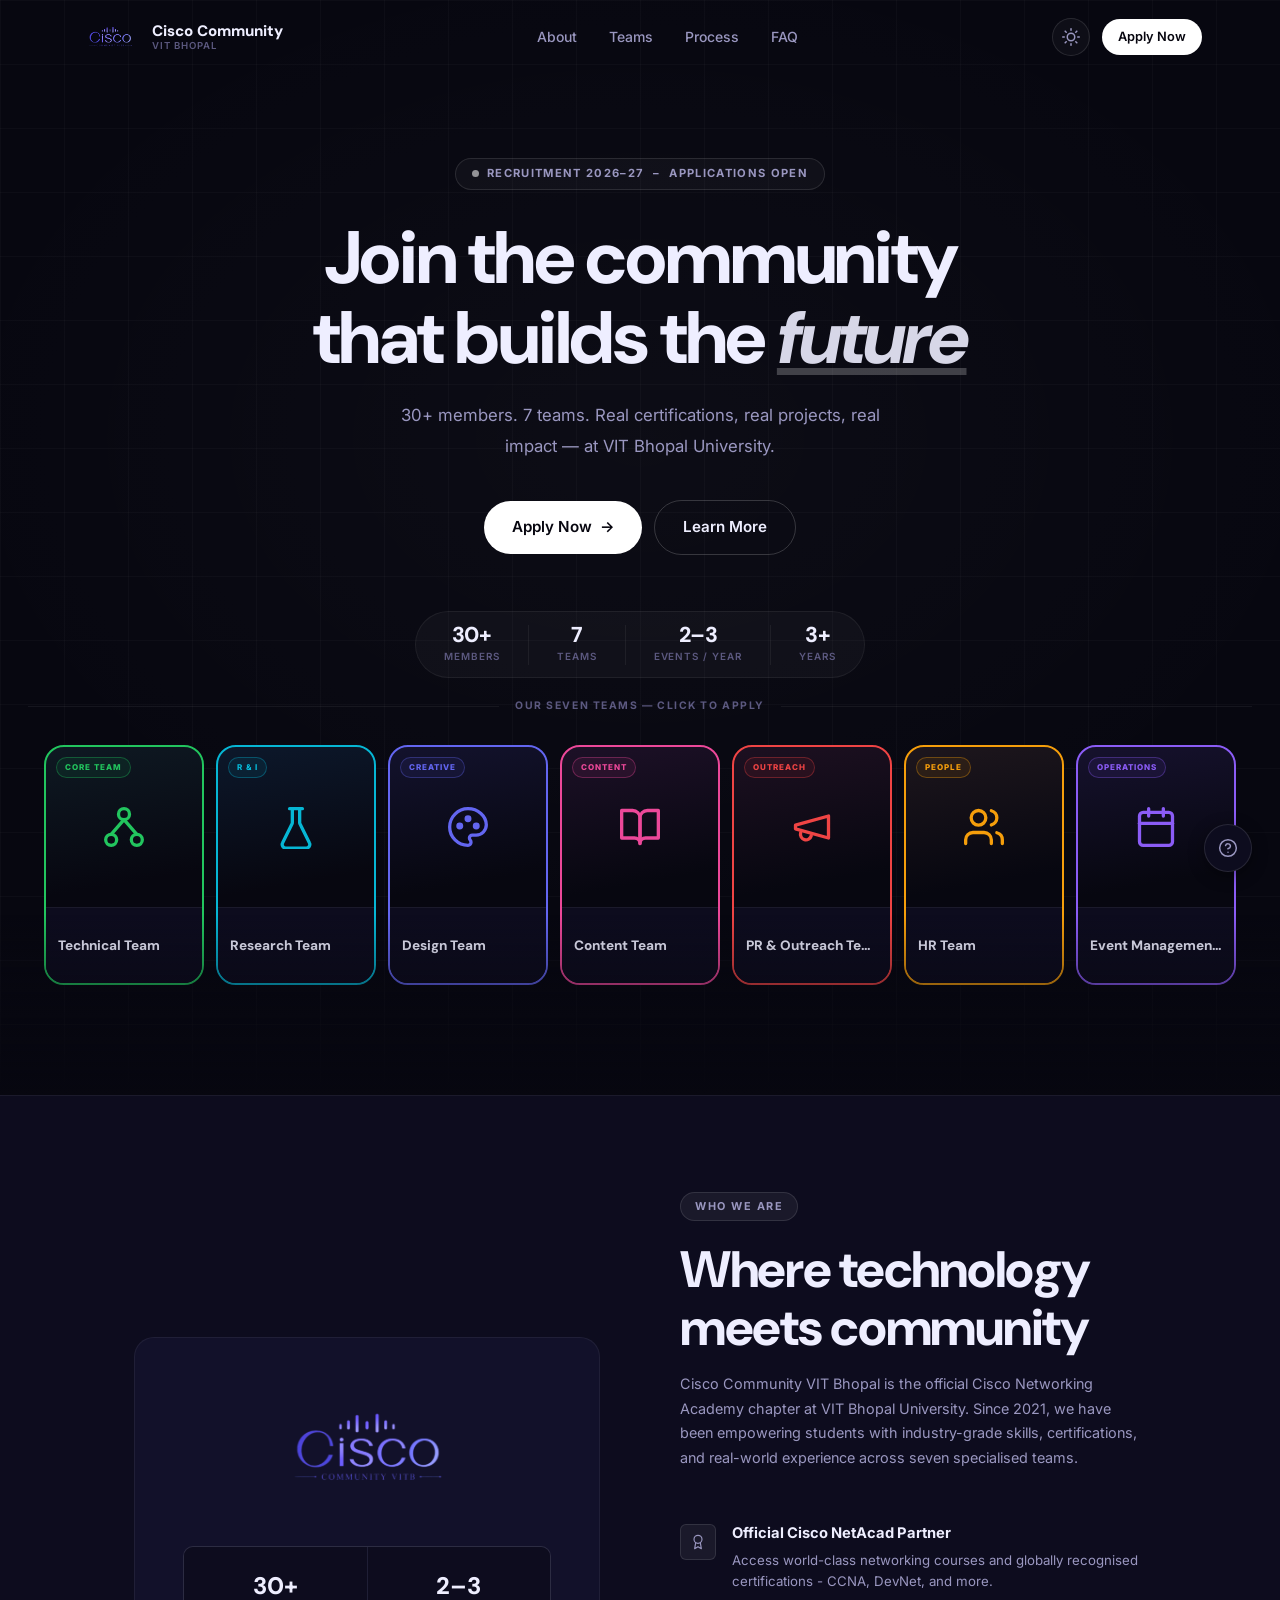
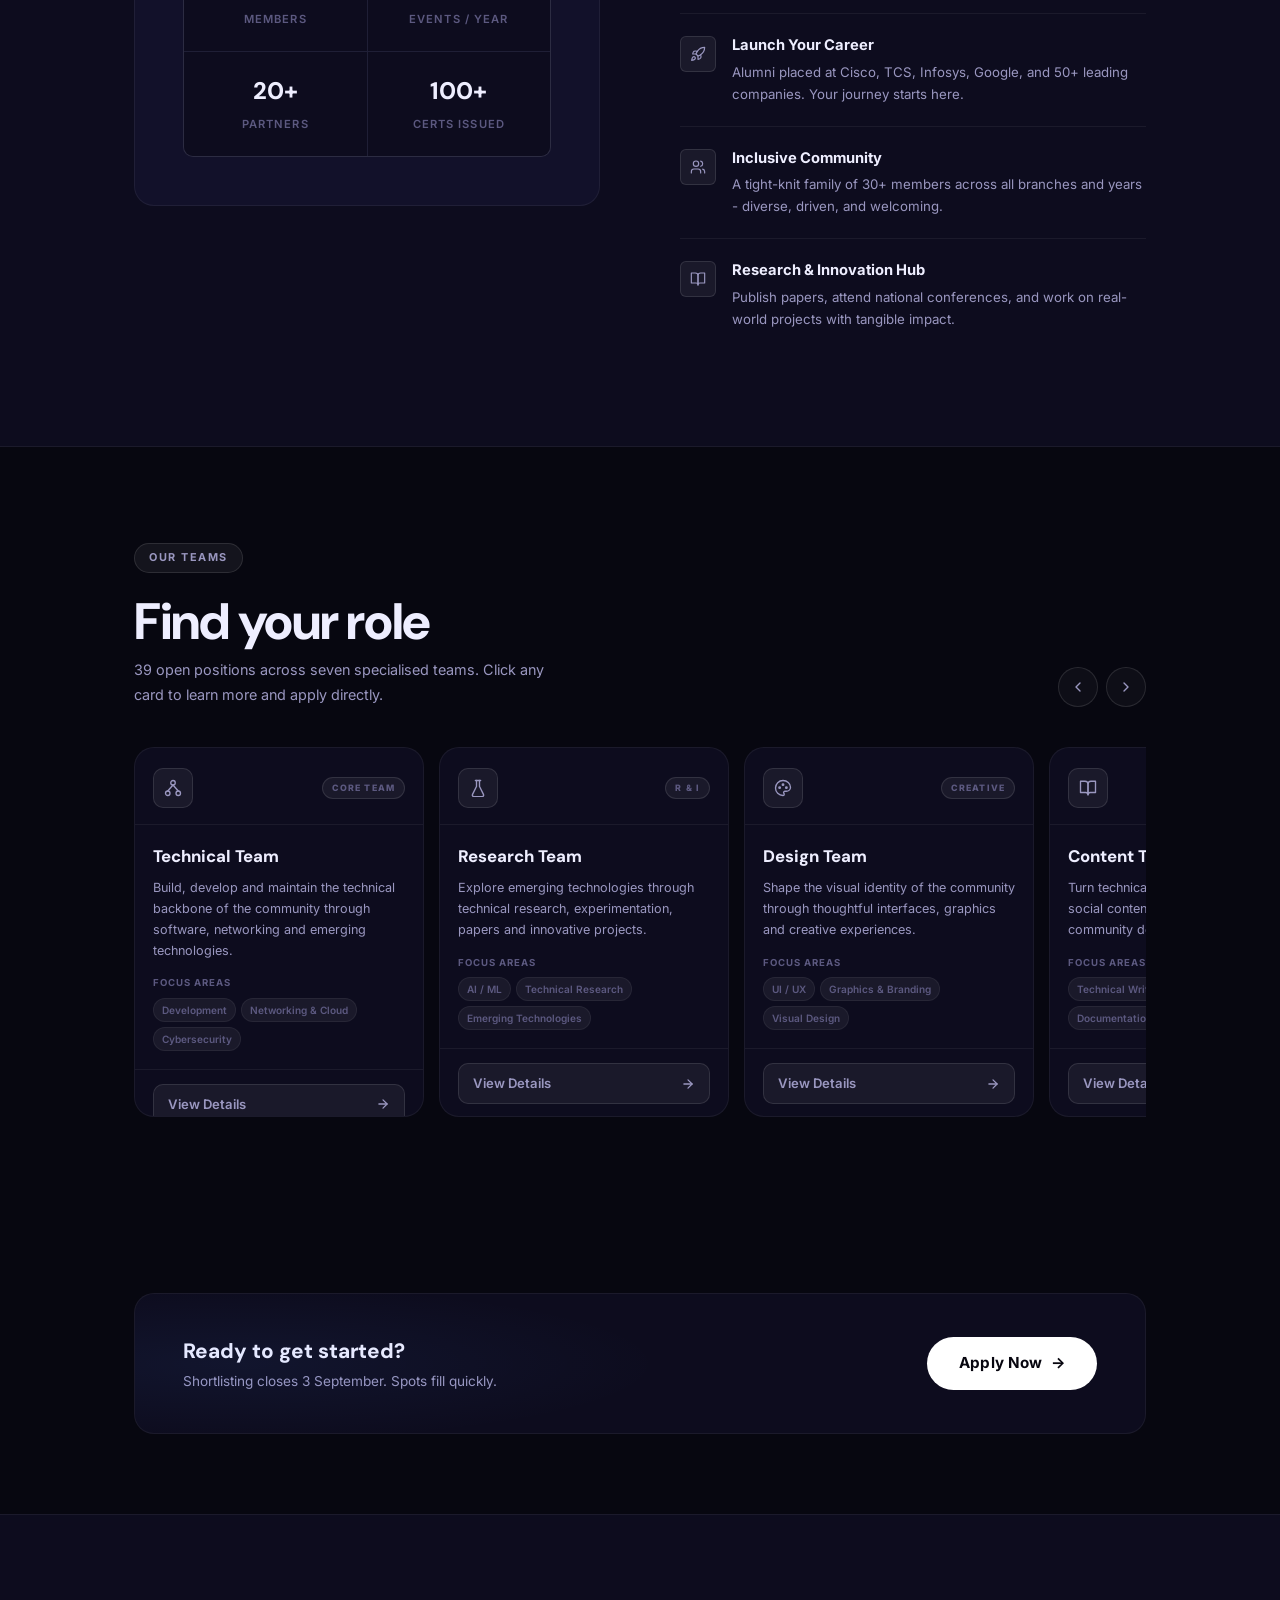
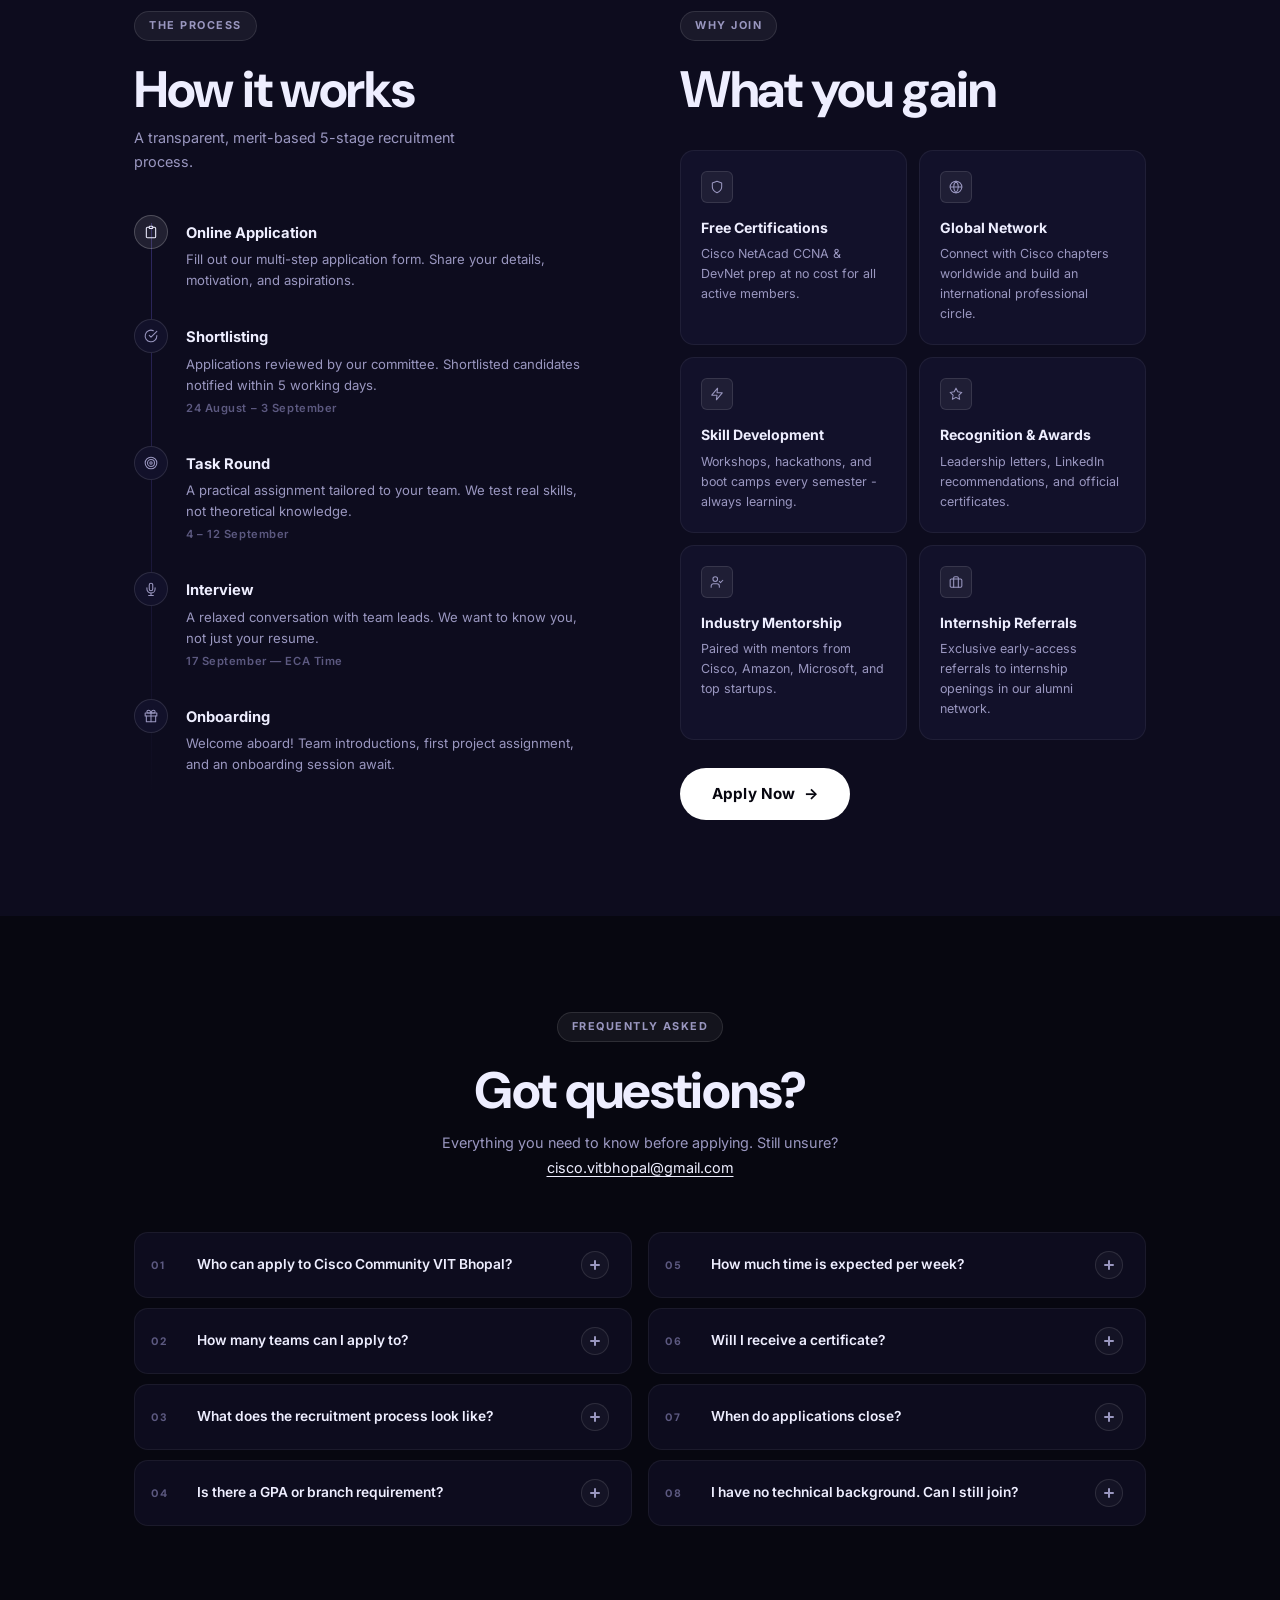
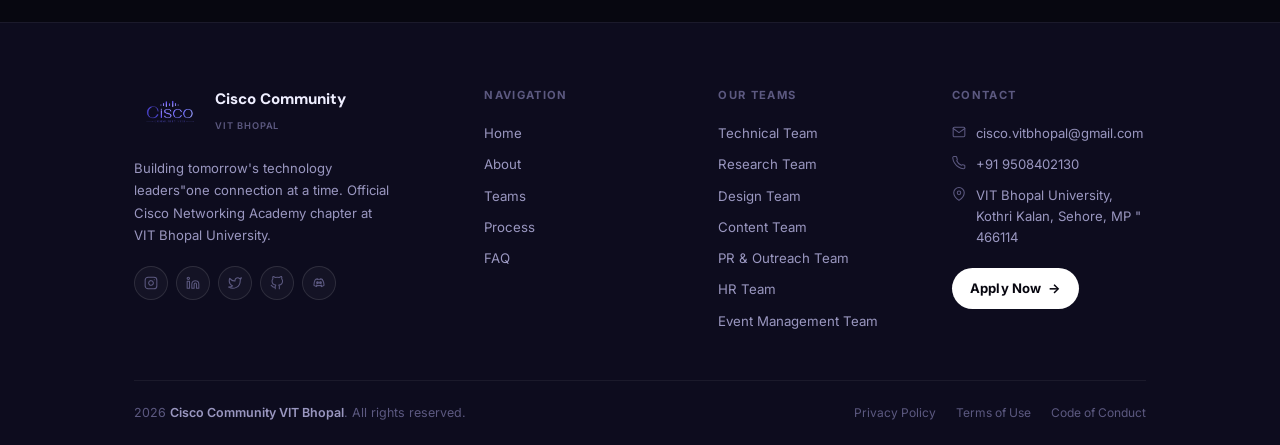
<file: index.html>
<!DOCTYPE html>
<html lang="en" data-theme="dark">
<head>
  <meta charset="UTF-8" />
  <meta name="viewport" content="width=device-width, initial-scale=1.0" />
  <meta name="description" content="Cisco Community VIT Bhopal — Recruitment 2026–27. Join 200+ students shaping the future of networking and technology at VIT Bhopal University." />
  <meta name="keywords" content="Cisco Community, VIT Bhopal, recruitment, networking, technology, club" />
  <meta name="author" content="Cisco Community VIT Bhopal" />

  <!-- Open Graph -->
  <meta property="og:title"       content="Cisco Community VIT Bhopal — Recruitment 2026–27" />
  <meta property="og:description" content="Join 200+ students. 7 teams. Endless opportunities." />
  <meta property="og:image"       content="logo.png" />
  <meta property="og:type"        content="website" />

  <title>Cisco Community VIT Bhopal — Recruitment 2026–27</title>

  <link rel="icon" type="image/png" href="logo.png" />
  <link rel="stylesheet" href="style.css" />
</head>
<body>

  <!-- NAVBAR -->
  <header id="navbar" role="banner"></header>

  <main>

    <!-- HERO -->
    <section id="hero" aria-label="Hero"></section>

    <!-- ABOUT -->
    <section id="about" class="section" aria-label="About"></section>

    <!-- TEAMS -->
    <section id="teams" class="section" aria-label="Teams"></section>

    <!-- CTA BANNER (between Teams & Process) -->
    <div id="cta-container"></div>

    <!-- RECRUITMENT PROCESS -->
    <section id="recruitment" class="section" aria-label="Recruitment Process"></section>

    <!-- FAQ -->
    <section id="faq" class="section" aria-label="Frequently Asked Questions"></section>

  </main>

  <!-- FOOTER -->
  <footer id="footer" aria-label="Site Footer"></footer>

  <!-- TEAM DETAIL MODAL -->
  <div class="modal-overlay" id="team-modal" role="dialog" aria-modal="true" aria-label="Team Details">
    <div class="modal-box"></div>
  </div>

  <script src="app.js"></script>
</body>
</html>
</file>
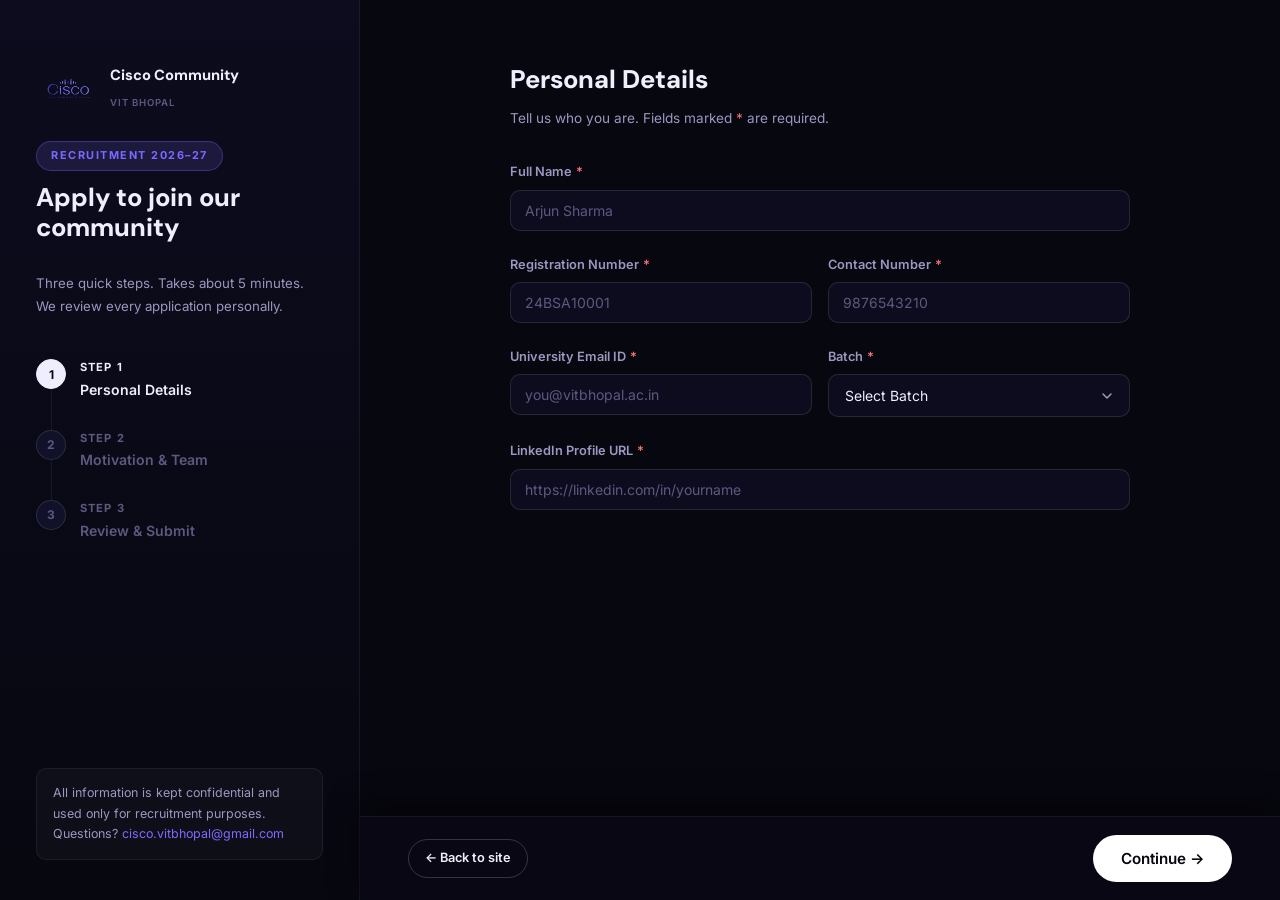
<file: apply.html>
<!DOCTYPE html>
<html lang="en" data-theme="dark">

<head>
  <meta charset="UTF-8" />
  <meta name="viewport" content="width=device-width, initial-scale=1.0" />
  <meta name="description" content="Apply to Cisco Community VIT Bhopal — Recruitment 2026–27" />
  <title>Apply — Cisco Community VIT Bhopal</title>
  <link rel="icon" type="image/png" href="logo.png" />
  <link rel="stylesheet" href="style.css" />
  <style>
    /* ── Apply-page specific styles ── */
    .apply-page {
      min-height: 100vh;
      display: grid;
      grid-template-columns: 360px 1fr;
    }

    /* Left sidebar — fixed height, non-scrollable */
    .apply-sidebar {
      background: linear-gradient(180deg, var(--bg-1) 0%, var(--bg-0) 100%);
      border-right: 1px solid var(--border-1);
      padding: 48px 36px 40px;
      display: flex;
      flex-direction: column;
      gap: 28px;
      position: sticky;
      top: 0;
      height: 100vh;
      overflow: hidden;
      /* ← non-scrollable */
    }

    .sidebar-logo {
      display: flex;
      align-items: center;
      gap: 10px;
      padding-top: 16px;
    }

    .sidebar-logo img {
      height: 36px;
    }

    .sidebar-logo-name {
      font-family: 'DM Sans', sans-serif;
      font-weight: 800;
      font-size: 0.92rem;
      color: var(--text-1);
      display: block;
    }

    .sidebar-logo-sub {
      font-size: 0.6rem;
      font-weight: 600;
      color: var(--text-3);
      letter-spacing: 0.1em;
      text-transform: uppercase;
    }

    .sidebar-title {
      font-family: 'DM Sans', sans-serif;
      font-size: 1.6rem;
      font-weight: 800;
      color: var(--text-1);
      line-height: 1.2;
    }

    .sidebar-desc {
      font-size: 0.83rem;
      color: var(--text-2);
      line-height: 1.7;
    }

    /* Steps indicator in sidebar */
    .step-nav {
      display: flex;
      flex-direction: column;
      gap: 0;
    }

    .step-nav-item {
      display: flex;
      align-items: flex-start;
      gap: 14px;
      padding: 14px 0;
      position: relative;
      cursor: pointer;
    }

    .step-nav-item::after {
      content: '';
      position: absolute;
      left: 15px;
      top: 44px;
      width: 1px;
      height: calc(100% - 20px);
      background: var(--border-1);
    }

    .step-nav-item:last-child::after {
      display: none;
    }

    .step-nav-dot {
      width: 30px;
      height: 30px;
      border-radius: 50%;
      border: 1px solid var(--border-2);
      background: var(--bg-2);
      display: flex;
      align-items: center;
      justify-content: center;
      flex-shrink: 0;
      font-size: 0.75rem;
      font-weight: 700;
      color: var(--text-3);
      transition: all 0.3s ease;
      z-index: 1;
    }

    .step-nav-item.active .step-nav-dot {
      background: var(--text-1);
      border-color: var(--text-1);
      color: var(--bg-0);
    }

    .step-nav-item.done .step-nav-dot {
      background: var(--accent-dim);
      border-color: rgba(124, 106, 255, 0.4);
      color: var(--accent);
    }

    .step-nav-text {}

    .step-nav-label {
      font-size: 0.7rem;
      font-weight: 700;
      text-transform: uppercase;
      letter-spacing: 0.1em;
      color: var(--text-3);
      margin-bottom: 2px;
    }

    .step-nav-item.active .step-nav-label {
      color: var(--text-1);
    }

    .step-nav-item.done .step-nav-label {
      color: var(--accent);
    }

    .step-nav-name {
      font-size: 0.88rem;
      font-weight: 600;
      color: var(--text-3);
    }

    .step-nav-item.active .step-nav-name {
      color: var(--text-1);
    }

    .sidebar-note {
      margin-top: auto;
      padding: 14px 16px;
      background: var(--surface-1);
      border: 1px solid var(--border-1);
      border-radius: var(--r-md);
      font-size: 0.78rem;
      color: var(--text-2);
      line-height: 1.65;
    }

    /* Right content area */
    .apply-content {
      background: var(--bg-0);
      padding: 60px 64px 120px;
      display: flex;
      flex-direction: column;
      height: 100vh;
      overflow-y: auto;
      position: relative;
    }

    .apply-content-inner {
      max-width: 620px;
      width: 100%;
      margin: 0 auto;
    }

    /* Form panels */
    .form-panel {
      display: none;
      flex-direction: column;
      gap: 24px;
      animation: fadeInForm 0.3s ease both;
    }

    .form-panel.active {
      display: flex;
    }

    @keyframes fadeInForm {
      from {
        opacity: 0;
      }

      to {
        opacity: 1;
      }
    }

    .form-panel-hd {
      margin-bottom: 8px;
    }

    .form-panel-title {
      font-family: 'DM Sans', sans-serif;
      font-size: 1.6rem;
      font-weight: 800;
      color: var(--text-1);
      margin-bottom: 6px;
    }

    .form-panel-desc {
      font-size: 0.85rem;
      color: var(--text-2);
      line-height: 1.7;
    }

    /* Form elements */
    .form-row {
      display: grid;
      grid-template-columns: 1fr 1fr;
      gap: 16px;
    }

    .form-group {
      display: flex;
      flex-direction: column;
      gap: 7px;
    }

    .form-group label {
      font-size: 0.8rem;
      font-weight: 600;
      color: var(--text-2);
      display: flex;
      align-items: center;
      gap: 4px;
    }

    .req {
      color: #f87171;
    }

    .form-input,
    .form-select,
    .form-textarea {
      background: var(--bg-1);
      border: 1px solid var(--border-2);
      border-radius: var(--r-md);
      color: var(--text-1);
      font-size: 0.875rem;
      padding: 11px 14px;
      outline: none;
      transition: border-color 0.2s, box-shadow 0.2s;
      width: 100%;
    }

    .form-input:focus,
    .form-select:focus,
    .form-textarea:focus {
      border-color: var(--accent);
      box-shadow: 0 0 0 3px var(--accent-dim);
    }

    .form-input::placeholder,
    .form-textarea::placeholder {
      color: var(--text-3);
    }

    .form-input.error,
    .form-select.error,
    .form-textarea.error {
      border-color: #f87171;
      box-shadow: 0 0 0 3px rgba(248, 113, 113, 0.12);
    }

    .form-select {
      appearance: none;
      -webkit-appearance: none;
      -moz-appearance: none;
      cursor: pointer;
      background-color: var(--bg-1);
      border: 1px solid var(--border-2);
      border-radius: var(--r-md);
      color: var(--text-1);
      font-family: inherit;
      font-size: 0.875rem;
      padding: 12px 40px 12px 16px;
      outline: none;
      transition: all 0.2s ease;
      width: 100%;
      background-image: url("data:image/svg+xml,%3Csvg xmlns='http://www.w3.org/2000/svg' width='16' height='16' viewBox='0 0 24 24' fill='none' stroke='%2394a3b8' stroke-width='2.2' stroke-linecap='round' stroke-linejoin='round'%3E%3Cpolyline points='6 9 12 15 18 9'%3E%3C/polyline%3E%3C/svg%3E");
      background-repeat: no-repeat;
      background-position: right 14px center;
      background-size: 16px 16px;
    }

    .form-select:hover {
      border-color: var(--border-3);
      background-color: var(--surface-1);
    }

    .form-select:focus {
      border-color: var(--accent);
      box-shadow: 0 0 0 3px var(--accent-dim);
    }

    .form-select option {
      background: #0f0c24;
      color: #f4f4f5;
      padding: 12px;
    }

    .form-select option:disabled {
      color: var(--text-3);
    }

    .form-textarea {
      resize: vertical;
      min-height: 100px;
      line-height: 1.65;
    }

    .form-hint {
      font-size: 0.72rem;
      color: var(--text-3);
      margin-top: -3px;
    }

    .form-error {
      font-size: 0.72rem;
      color: #f87171;
      margin-top: -3px;
      display: none;
    }

    .form-group.has-error .form-error {
      display: block;
    }

    .char-counter {
      font-size: 0.7rem;
      color: var(--text-3);
      text-align: right;
      margin-top: -3px;
    }

    .char-counter.warn {
      color: var(--yellow);
    }

    .char-counter.over {
      color: #f87171;
    }

    /* Team chip picker */
    .chip-grid {
      display: flex;
      flex-wrap: wrap;
      gap: 8px;
    }

    .team-chip {
      display: flex;
      align-items: center;
      gap: 7px;
      padding: 8px 14px;
      border-radius: var(--r-full);
      border: 1px solid var(--border-2);
      background: var(--bg-1);
      font-size: 0.8rem;
      font-weight: 600;
      color: var(--text-2);
      cursor: pointer;
      transition: all 0.2s;
      user-select: none;
    }

    .team-chip:hover {
      border-color: var(--border-3);
      color: var(--text-1);
    }

    .team-chip.selected {
      background: var(--surface-3);
      border-color: var(--text-1);
      color: var(--text-1);
    }

    .team-chip-icon {
      width: 16px;
      height: 16px;
    }

    .team-chip-icon svg {
      width: 16px;
      height: 16px;
      stroke: currentColor;
      stroke-width: 1.8;
      fill: none;
    }

    /* Radio options */
    .radio-stack {
      display: flex;
      flex-direction: column;
      gap: 8px;
    }

    .radio-opt {
      display: flex;
      align-items: center;
      gap: 12px;
      padding: 12px 14px;
      background: var(--bg-1);
      border: 1px solid var(--border-2);
      border-radius: var(--r-md);
      cursor: pointer;
      transition: all 0.2s;
    }

    .radio-opt:hover {
      border-color: var(--border-3);
    }

    .radio-opt.selected {
      border-color: var(--text-1);
      background: var(--surface-2);
    }

    .radio-opt input[type="radio"] {
      accent-color: var(--text-1);
      width: 16px;
      height: 16px;
      flex-shrink: 0;
    }

    .radio-opt-body strong {
      display: block;
      font-size: 0.88rem;
      font-weight: 600;
      color: var(--text-1);
    }

    .radio-opt-body span {
      font-size: 0.75rem;
      color: var(--text-2);
    }

    /* Info callout */
    .callout {
      background: var(--surface-1);
      border: 1px solid var(--border-1);
      border-radius: var(--r-md);
      padding: 14px 16px;
      display: flex;
      gap: 12px;
      align-items: flex-start;
    }

    .callout-icon {
      width: 16px;
      height: 16px;
      flex-shrink: 0;
      margin-top: 2px;
      color: var(--text-3);
    }

    .callout-icon svg {
      width: 16px;
      height: 16px;
      stroke: currentColor;
      stroke-width: 1.8;
      fill: none;
    }

    .callout-text strong {
      display: block;
      font-size: 0.82rem;
      font-weight: 700;
      color: var(--text-1);
      margin-bottom: 3px;
    }

    .callout-text p {
      font-size: 0.78rem;
      color: var(--text-2);
      line-height: 1.65;
    }

    /* Word Counter */
    .word-counter {
      font-size: 0.8rem;
      font-weight: 500;
      margin-top: 6px;
      color: var(--text-3);
      display: flex;
      align-items: center;
      gap: 6px;
      transition: color 0.2s ease;
    }

    .word-counter.valid {
      color: #10b981;
    }

    .word-counter.invalid {
      color: #f43f5e;
    }

    /* Review grid */
    .review-block {
      margin-bottom: 28px;
    }

    .review-block-title {
      font-size: 0.68rem;
      font-weight: 700;
      text-transform: uppercase;
      letter-spacing: 0.12em;
      color: var(--text-3);
      padding-bottom: 10px;
      border-bottom: 1px solid var(--border-1);
      margin-bottom: 12px;
    }

    .review-field {
      display: flex;
      flex-direction: column;
      gap: 3px;
      padding: 8px 0;
      border-bottom: 1px solid rgba(255, 255, 255, 0.03);
    }

    .review-field:last-child {
      border-bottom: none;
    }

    .review-field-label {
      font-size: 0.68rem;
      color: var(--text-3);
      text-transform: uppercase;
      letter-spacing: 0.08em;
    }

    .review-field-value {
      font-size: 0.88rem;
      color: var(--text-1);
      font-weight: 500;
    }

    /* Form navigation bar — Spans entire right section (besides sidebar) */
    .form-nav {
      position: fixed;
      bottom: 0;
      left: 360px;
      right: 0;
      background: rgba(10, 8, 20, 0.92);
      backdrop-filter: blur(16px);
      -webkit-backdrop-filter: blur(16px);
      border-top: 1px solid var(--border-1);
      padding: 18px 48px;
      display: flex;
      justify-content: space-between;
      align-items: center;
      z-index: 1000;
      box-shadow: 0 -10px 30px rgba(0, 0, 0, 0.6);
      box-sizing: border-box;
      margin: 0;
    }

    /* Success state */
    .success-state {
      display: none;
      flex-direction: column;
      align-items: center;
      text-align: center;
      gap: 20px;
      padding: 40px 0;
    }

    .success-state.show {
      display: flex;
    }

    .success-icon {
      width: 72px;
      height: 72px;
      border-radius: 50%;
      background: rgba(74, 222, 128, 0.1);
      border: 1px solid rgba(74, 222, 128, 0.3);
      display: flex;
      align-items: center;
      justify-content: center;
      animation: pop-in 0.5s cubic-bezier(0.175, 0.885, 0.32, 1.275) both;
    }

    .success-icon svg {
      width: 32px;
      height: 32px;
      stroke: var(--green);
      stroke-width: 2;
      fill: none;
    }

    @keyframes pop-in {
      from {
        transform: scale(0);
        opacity: 0;
      }

      to {
        transform: scale(1);
        opacity: 1;
      }
    }

    /* Responsive apply page */
    @media (max-width:900px) {
      .apply-page {
        grid-template-columns: 1fr;
      }

      .apply-sidebar {
        position: static;
        height: auto;
        padding: 24px 20px;
      }

      .step-nav {
        flex-direction: row;
        overflow-x: auto;
        gap: 0;
      }

      .step-nav-item {
        flex-direction: column;
        align-items: center;
        text-align: center;
        min-width: 80px;
        padding: 10px 8px;
      }

      .step-nav-item::after {
        display: none;
      }

      .apply-content {
        padding: 32px 20px 100px;
        height: auto;
        min-height: 100vh;
      }

      .form-row {
        grid-template-columns: 1fr;
      }

      .form-nav {
        left: 0;
        padding: 14px 20px;
      }
    }
  </style>
</head>

<body>

  <div class="apply-page">

    <!-- ─────────────────────────────────────
       LEFT SIDEBAR
  ───────────────────────────────────── -->
    <aside class="apply-sidebar">
      <a href="index.html" class="sidebar-logo">
        <img src="logo.png" alt="Cisco Community VIT Bhopal" />
        <div>
          <span class="sidebar-logo-name">Cisco Community</span>
          <span class="sidebar-logo-sub">VIT Bhopal</span>
        </div>
      </a>

      <div>
        <div class="eyebrow eyebrow-accent" style="margin-bottom:12px">Recruitment 2026–27</div>
        <div class="sidebar-title">Apply to join our community</div>
      </div>

      <p class="sidebar-desc">
        Three quick steps. Takes about 5 minutes.
        We review every application personally.
      </p>

      <nav class="step-nav" id="step-nav" aria-label="Form steps">
        <div class="step-nav-item active" data-step="1">
          <div class="step-nav-dot">1</div>
          <div class="step-nav-text">
            <div class="step-nav-label">Step 1</div>
            <div class="step-nav-name">Personal Details</div>
          </div>
        </div>
        <div class="step-nav-item" data-step="2">
          <div class="step-nav-dot">2</div>
          <div class="step-nav-text">
            <div class="step-nav-label">Step 2</div>
            <div class="step-nav-name">Motivation & Team</div>
          </div>
        </div>
        <div class="step-nav-item" data-step="3">
          <div class="step-nav-dot">3</div>
          <div class="step-nav-text">
            <div class="step-nav-label">Step 3</div>
            <div class="step-nav-name">Review & Submit</div>
          </div>
        </div>
      </nav>

      <div class="sidebar-note">
        All information is kept confidential and used only for recruitment purposes.
        Questions? <a href="mailto:cisco.vitbhopal@gmail.com" style="color:var(--accent)">cisco.vitbhopal@gmail.com</a>
      </div>
    </aside>

    <!-- ─────────────────────────────────────
       RIGHT CONTENT
  ───────────────────────────────────── -->
    <div class="apply-content">
      <div class="apply-content-inner" id="apply-inner">

        <!-- ── PANEL 1: Personal Details ── -->
        <div class="form-panel active" id="panel-1">
          <div class="form-panel-hd">
            <div class="form-panel-title">Personal Details</div>
            <p class="form-panel-desc">
              Tell us who you are. Fields marked <span class="req">*</span> are required.
            </p>
          </div>

          <div class="form-group">
            <label>Full Name <span class="req">*</span></label>
            <input class="form-input" id="f-fullname" type="text" placeholder="Arjun Sharma" autocomplete="name" />
            <span class="form-error">Required</span>
          </div>

          <div class="form-row">
            <div class="form-group">
              <label>Registration Number <span class="req">*</span></label>
              <input class="form-input" id="f-regno" type="text" placeholder="24BSA10001" />
              <span class="form-error">Required</span>
            </div>
            <div class="form-group">
              <label>Contact Number <span class="req">*</span></label>
              <input class="form-input" id="f-phone" type="tel" placeholder="9876543210" autocomplete="tel" />
              <span class="form-error">Enter a valid 10-digit number</span>
            </div>
          </div>

          <div class="form-row">
            <div class="form-group">
              <label>University Email ID <span class="req">*</span></label>
              <input class="form-input" id="f-email" type="email" placeholder="you@vitbhopal.ac.in"
                autocomplete="email" />
              <span class="form-error">Enter a valid VIT Bhopal email ID</span>
            </div>
            <div class="form-group">
              <label>Batch <span class="req">*</span></label>
              <select class="form-select" id="f-batch">
                <option value="" disabled selected>Select Batch</option>
                <option value="2025">2025</option>
                <option value="2026">2026</option>
              </select>
              <span class="form-error">Required</span>
            </div>
          </div>

          <div class="form-group">
            <label>LinkedIn Profile URL <span class="req">*</span></label>
            <input class="form-input" id="f-linkedin" type="url" placeholder="https://linkedin.com/in/yourname"
              autocomplete="url" />
            <span class="form-error">Required — enter a valid LinkedIn URL</span>
          </div>

          <div class="form-nav">
            <a href="index.html" class="btn btn-ghost btn-sm">← Back to site</a>
            <button class="btn btn-primary btn-lg" id="next-1">Continue →</button>
          </div>
        </div>

        <!-- ── PANEL 2: Motivation & Team ── -->
        <div class="form-panel" id="panel-2">
          <div class="form-panel-hd">
            <div class="form-panel-title">Motivation &amp; Team</div>
            <p class="form-panel-desc">
              Help us understand what drives you and where you want to contribute.
              There are no wrong answers—be authentic.
            </p>
          </div>

          <!-- Team preference chips -->
          <div class="form-group" id="fg-team">
            <label>Which team are you applying for? <span class="req">*</span></label>
            <div class="chip-grid" id="team-chips"></div>
            <span class="form-error" id="team-chips-error">Please select a team</span>
          </div>

          <!-- Why choose this specific team -->
          <div class="form-group" id="fg-why-team">
            <label>Why did you choose this specific team ? <span class="req">*</span></label>
            <textarea class="form-textarea" id="f-why-team" rows="4"
              placeholder="Explain why you want to join this specific team..."></textarea>
            <div class="word-counter" id="wc-why-team">0 / 100 words</div>
            <span class="form-error" id="err-why-team">Please write at least 100 words</span>
          </div>

          <!-- Why join Cisco Community -->
          <div class="form-group" id="fg-why-community">
            <label>Why do you want to be a part of the Cisco Community ? <span class="req">*</span></label>
            <textarea class="form-textarea" id="f-why-community" rows="4"
              placeholder="Tell us what excites you about joining the Cisco Community..."></textarea>
            <div class="word-counter" id="wc-why-community">0 / 100 words</div>
            <span class="form-error" id="err-why-community">Please write at least 100 words</span>
          </div>

          <!-- Relevant Skills -->
          <div class="form-group" id="fg-skills">
            <label>What relevant skills do you bring to this role ? <span class="req">*</span></label>
            <textarea class="form-textarea" id="f-skills" rows="4"
              placeholder="List and detail the technical and soft skills you possess for this role..."></textarea>
            <div class="word-counter" id="wc-skills">0 / 100 words</div>
            <span class="form-error" id="err-skills">Please write at least 100 words</span>
          </div>

          <!-- Why select you / Stand out -->
          <div class="form-group" id="fg-standout">
            <label>Why should we select you ? Highlight what makes you stand out. <span class="req">*</span></label>
            <textarea class="form-textarea" id="f-standout" rows="4"
              placeholder="Share what unique strengths, work ethic, or mindset make you stand out..."></textarea>
            <div class="word-counter" id="wc-standout">0 / 100 words</div>
            <span class="form-error" id="err-standout">Please write at least 100 words</span>
          </div>

          <!-- Prior experience -->
          <div class="form-group" id="fg-experience">
            <label>Any prior experience related to your chosen team (projects, clubs, internships, certifications)?
              <span class="req">*</span></label>
            <textarea class="form-textarea" id="f-experience" rows="3"
              placeholder="Detail any clubs, hackathons, internships, certifications, or projects you've worked on..."></textarea>
            <span class="form-error">Please enter your prior experience or write 'None'</span>
          </div>

          <!-- Attachment Link (Google Drive / Resume / Portfolio) -->
          <div class="form-group" id="fg-drivelink">
            <label>Link to your Resume or Online Portfolio <span
                style="color:var(--text-3);font-weight:400">(optional)</span></label>
            <input class="form-input" id="f-drivelink" type="url"
              placeholder="https://drive.google.com/file/d/... or GitHub / Portfolio link" autocomplete="url" />
            <span class="form-hint">Kindly ensure link sharing permissions are set to 'Public' or 'Anyone with the
              link'</span>
          </div>

          <div class="form-nav">
            <button class="btn btn-ghost btn-lg" id="prev-2">← Back</button>
            <button class="btn btn-primary btn-lg" id="next-2">Review →</button>
          </div>
        </div>

        <!-- ── PANEL 3: Review & Submit ── -->
        <div class="form-panel" id="panel-3">
          <div class="form-panel-hd">
            <div class="form-panel-title">Review &amp; Submit</div>
            <p class="form-panel-desc">
              Please review your information below. You can go back to make changes before submitting.
            </p>
          </div>

          <div id="review-output"></div>

          <div class="callout" id="submit-callout">
            <div class="callout-icon" id="submit-callout-icon"></div>
            <div class="callout-text">
              <strong>Ready to submit?</strong>
              <p id="submit-callout-text">By submitting you confirm all information is accurate. We will contact you at
                your email with next steps.</p>
            </div>
          </div>

          <div class="form-nav">
            <button class="btn btn-ghost btn-lg" id="prev-3">← Back</button>
            <button class="btn btn-primary btn-lg" id="submit-btn">Submit Application &rarr;</button>
          </div>
        </div>

        <!-- ── SUCCESS STATE ── -->
        <div class="success-state" id="success-state">
          <div class="success-icon" id="success-icon-wrap"></div>
          <h2 style="font-family:'DM Sans',sans-serif;font-size:1.8rem;font-weight:800;color:var(--text-1)">
            Application Submitted
          </h2>
          <p style="font-size:0.9rem;color:var(--text-2);line-height:1.75;max-width:400px" id="success-msg"></p>
          <div style="display:flex;gap:12px;flex-wrap:wrap;justify-content:center">
            <a href="index.html" class="btn btn-primary">Back to Website</a>
            <a href="https://www.instagram.com/ciscovitb" target="_blank" class="btn btn-ghost">Follow Us</a>
          </div>
          <p style="font-size:0.72rem;color:var(--text-3)" id="app-id"></p>
        </div>

      </div>
    </div>
  </div>

  <script src="app.js"></script>
  <script>
    /* ── Apply-page logic ── */

    // Re-use TEAMS_DATA and CONFIG from app.js
    // (app.js is loaded first)

    // ── Google Form & Apps Script Integration Configuration ──
    const GOOGLE_FORM_CONFIG = {
      enabled: true,
      // Google Form Direct Endpoint
      formUrl: "https://docs.google.com/forms/d/e/1FAIpQLScUaUbzoI5RCOsMvNHP7sdm5JQQYiwhaHHBie09TxHTF6iLkw/formResponse",
      // Optional: Google Apps Script Web App Deployment URL (Bypasses Google Workspace login restrictions 100%)
      scriptUrl: "",
      fields: {
        fullname: "entry.302690825",  // Full Name
        regno: "entry.830538118",  // Registration Number
        phone: "entry.879510629",  // Contact Number
        email: "entry.1472389068", // University Email ID
        linkedin: "entry.301484520",  // LinkedIn Profile URL
        batch: "entry.2101384531", // Batch (2025 / 2026)
        team: "entry.459238219",  // Which team are you applying for?
        whyTeam: "entry.117686042",  // Why did you choose this specific team ?
        whyCommunity: "entry.1178977892", // Why do you want to be a part of the Cisco Community ?
        skills: "entry.1429978393", // What relevant skills do you bring to this role ?
        standout: "entry.425750906",  // Why should we select you ? Highlight what makes you stand out.
        experience: "entry.260169642",  // Any prior experience related to your chosen team
        drivelink: "entry.1207676841"  // Resume / Portfolio Shareable Link
      }
    };

    const GOOGLE_TEAMS = [
      { id: 'technical', name: 'Technical', iconKey: 'network' },
      { id: 'design', name: 'Design', iconKey: 'palette' },
      { id: 'hr', name: 'HR', iconKey: 'users' },
      { id: 'content', name: 'Content/Scribing', iconKey: 'clipboard' },
      { id: 'pr', name: 'PR & Outreach', iconKey: 'megaphone' },
      { id: 'event', name: 'Event Management', iconKey: 'calendar' },
      { id: 'research', name: 'Research', iconKey: 'flask' }
    ];

    let formData = {};
    let currentStep = 1;

    // ── Preselect team from URL param ──
    function getPreselectedTeam() {
      const params = new URLSearchParams(window.location.search);
      return params.get('team') || '';
    }

    // ── Theme ──
    applyTheme(localStorage.getItem('ccvitb-theme') || 'dark');

    // ── Render team chips ──
    function renderChips() {
      const container = document.getElementById('team-chips');
      const pre = getPreselectedTeam().toLowerCase();
      container.innerHTML = GOOGLE_TEAMS.map(t => {
        const isSel = t.name.toLowerCase() === pre || t.id === pre;
        return `
          <div class="team-chip ${isSel ? 'selected' : ''}" data-name="${t.name}">
            <div class="team-chip-icon">${icon(t.iconKey)}</div>
            ${t.name}
          </div>
        `;
      }).join('');

      container.querySelectorAll('.team-chip').forEach(chip => {
        chip.addEventListener('click', () => {
          container.querySelectorAll('.team-chip').forEach(c => c.classList.remove('selected'));
          chip.classList.add('selected');
        });
      });
    }

    // ── Step indicator ──
    function setStep(n) {
      currentStep = n;
      document.querySelectorAll('.step-nav-item').forEach(item => {
        const s = parseInt(item.dataset.step);
        item.classList.remove('active', 'done');
        if (s === n) item.classList.add('active');
        if (s < n) item.classList.add('done');
      });
      document.querySelectorAll('.form-panel').forEach((p, i) => {
        p.classList.toggle('active', i + 1 === n);
      });
    }

    // ── Validation ──
    function markField(fieldEl, parentSel, ok) {
      const parent = fieldEl.closest(parentSel || '.form-group');
      if (!parent) return;
      fieldEl.classList.toggle('error', !ok);
      parent.classList.toggle('has-error', !ok);
    }

    function validateStep1() {
      let ok = true;
      let firstErrorEl = null;

      const fullname = document.getElementById('f-fullname');
      const regno = document.getElementById('f-regno');
      const phone = document.getElementById('f-phone');
      const email = document.getElementById('f-email');
      const batch = document.getElementById('f-batch');
      const linkedin = document.getElementById('f-linkedin');

      const fields = [
        [fullname, v => (v || '').trim().length > 0],
        [regno, v => (v || '').trim().length > 0],
        [phone, v => (v || '').replace(/\D/g, '').length === 10],
        [email, v => (v || '').includes('@')],
        [batch, v => (v || '').trim() !== ''],
        [linkedin, v => (v || '').trim().length > 0]
      ];

      fields.forEach(([el, check]) => {
        if (!el) return;
        const valid = check(el.value);
        markField(el, '.form-group', valid);
        if (!valid) {
          ok = false;
          if (!firstErrorEl) firstErrorEl = el;
        }
      });

      if (!ok && firstErrorEl) {
        firstErrorEl.focus();
        firstErrorEl.scrollIntoView({ behavior: 'smooth', block: 'center' });
      }

      return ok;
    }

    function validateStep2() {
      let ok = true;
      let firstErrorEl = null;

      // Team selection
      const selChip = document.querySelector('#team-chips .team-chip.selected');
      const teamErr = document.getElementById('team-chips-error');
      if (!selChip) {
        if (teamErr) teamErr.style.display = 'block';
        ok = false;
        if (!firstErrorEl) firstErrorEl = document.getElementById('team-chips');
      } else {
        if (teamErr) teamErr.style.display = 'none';
      }

      const whyTeam = document.getElementById('f-why-team');
      const whyCommunity = document.getElementById('f-why-community');
      const skills = document.getElementById('f-skills');
      const standout = document.getElementById('f-standout');
      const experience = document.getElementById('f-experience');
      const drivelink = document.getElementById('f-drivelink');

      const countWords = str => (str || '').trim().split(/\s+/).filter(Boolean).length;

      const textFields = [
        [whyTeam, v => countWords(v) >= 100],
        [whyCommunity, v => countWords(v) >= 100],
        [skills, v => countWords(v) >= 100],
        [standout, v => countWords(v) >= 100],
        [experience, v => (v || '').trim().length > 0]
      ];

      textFields.forEach(([el, check]) => {
        if (!el) return;
        const valid = check(el.value);
        markField(el, '.form-group', valid);
        if (!valid) {
          ok = false;
          if (!firstErrorEl) firstErrorEl = el;
        }
      });

      if (!ok && firstErrorEl) {
        if (firstErrorEl.focus) firstErrorEl.focus();
        firstErrorEl.scrollIntoView({ behavior: 'smooth', block: 'center' });
      }

      return ok;
    }

    // ── Live Word Counters ──
    function bindWordCounters() {
      const items = [
        ['f-why-team', 'wc-why-team', 'err-why-team'],
        ['f-why-community', 'wc-why-community', 'err-why-community'],
        ['f-skills', 'wc-skills', 'err-skills'],
        ['f-standout', 'wc-standout', 'err-standout']
      ];

      const countWords = str => (str || '').trim().split(/\s+/).filter(Boolean).length;

      items.forEach(([inputId, counterId, errorId]) => {
        const input = document.getElementById(inputId);
        const counter = document.getElementById(counterId);
        const errEl = document.getElementById(errorId);
        if (!input || !counter) return;

        const update = () => {
          const words = countWords(input.value);
          if (words >= 100) {
            counter.textContent = `✓ ${words} / 100 words (ready)`;
            counter.className = 'word-counter valid';
            if (errEl) errEl.style.display = 'none';
          } else {
            const needed = 100 - words;
            counter.textContent = `${words} / 100 words (${needed} more word${needed === 1 ? '' : 's'} needed)`;
            counter.className = 'word-counter invalid';
          }
        };

        input.addEventListener('input', update);
        input.addEventListener('keyup', update);
        update();
      });
    }

    // ── Collect form data ──
    function collectStep1() {
      formData.fullname = (document.getElementById('f-fullname') || {}).value || '';
      formData.regno = (document.getElementById('f-regno') || {}).value || '';
      formData.phone = (document.getElementById('f-phone') || {}).value || '';
      formData.email = (document.getElementById('f-email') || {}).value || '';
      formData.batch = (document.getElementById('f-batch') || {}).value || '';
      formData.linkedin = (document.getElementById('f-linkedin') || {}).value || '';
    }

    function collectStep2() {
      const selChip = document.querySelector('#team-chips .team-chip.selected');
      formData.team = selChip ? selChip.dataset.name : '';
      formData.whyTeam = (document.getElementById('f-why-team') || {}).value || '';
      formData.whyCommunity = (document.getElementById('f-why-community') || {}).value || '';
      formData.skills = (document.getElementById('f-skills') || {}).value || '';
      formData.standout = (document.getElementById('f-standout') || {}).value || '';
      formData.experience = (document.getElementById('f-experience') || {}).value || '';
      formData.drivelink = (document.getElementById('f-drivelink') || {}).value || '';
    }

    // ── Build review panel ──
    function buildReview() {
      const rows = (pairs) => pairs.map(([label, val]) => val ? `
        <div class="review-field">
          <span class="review-field-label">${label}</span>
          <span class="review-field-value">${val}</span>
        </div>
      ` : '').join('');

      document.getElementById('review-output').innerHTML = `
        <div class="review-block">
          <div class="review-block-title">Personal Details</div>
          ${rows([
        ['Full Name', formData.fullname],
        ['Registration Number', formData.regno],
        ['Contact Number', formData.phone],
        ['University Email', formData.email],
        ['Batch', formData.batch],
        ['LinkedIn Profile', formData.linkedin || 'None provided'],
      ])}
        </div>
        <div class="review-block">
          <div class="review-block-title">Motivation &amp; Team</div>
          ${rows([
        ['Applied Team', formData.team],
        ['Why this specific team', formData.whyTeam],
        ['Why Cisco Community', formData.whyCommunity],
        ['Relevant Skills', formData.skills],
        ['Why select you / Stand out', formData.standout],
        ['Prior Experience', formData.experience],
        ['Resume / Portfolio Link', formData.drivelink || 'None provided'],
      ])}
        </div>
      `;

      document.getElementById('submit-callout-text').textContent =
        `By submitting you confirm all information is accurate. We will contact you at ${formData.email} with next steps.`;
    }

    // ── Submit ──
    async function handleSubmit() {
      const btn = document.getElementById('submit-btn');
      btn.disabled = true;
      btn.textContent = 'Submitting…';

      try {
        // Always re-collect fresh data right before submission
        collectStep1();
        collectStep2();

        // DEBUG: Log exactly what is being sent to Google Forms
        console.log('📤 Submitting to Google Form:', JSON.stringify(formData, null, 2));

        // Submit via fetch (primary method)
        if (GOOGLE_FORM_CONFIG.enabled && GOOGLE_FORM_CONFIG.formUrl) {
          const bodyParams = new URLSearchParams();
          const map = GOOGLE_FORM_CONFIG.fields;

          bodyParams.append(map.fullname, formData.fullname);
          bodyParams.append(map.regno, formData.regno);
          bodyParams.append(map.phone, formData.phone);
          bodyParams.append(map.email, formData.email);
          bodyParams.append(map.linkedin, formData.linkedin);
          bodyParams.append(map.batch, formData.batch);
          bodyParams.append(map.team, formData.team);
          bodyParams.append(map.whyTeam, formData.whyTeam);
          bodyParams.append(map.whyCommunity, formData.whyCommunity);
          bodyParams.append(map.skills, formData.skills);
          bodyParams.append(map.standout, formData.standout);
          bodyParams.append(map.experience, formData.experience);
          if (formData.drivelink) {
            bodyParams.append(map.drivelink, formData.drivelink);
          }
          bodyParams.append('fvv', '1');
          bodyParams.append('pageHistory', '0');
          bodyParams.append('submit', 'Submit');

          // application/x-www-form-urlencoded IS a CORS-safe simple content type.
          // We must pass the body as a string (not URLSearchParams object) so the
          // browser sends it correctly instead of coercing it to text/plain.
          fetch(GOOGLE_FORM_CONFIG.formUrl, {
            method: 'POST',
            mode: 'no-cors',
            body: bodyParams
          }).catch(err => console.log('Fetch catch:', err));
        }

        // 3. Optional Apps Script Web App JSON submission
        if (GOOGLE_FORM_CONFIG.scriptUrl) {
          fetch(GOOGLE_FORM_CONFIG.scriptUrl, {
            method: 'POST',
            mode: 'no-cors',
            headers: { 'Content-Type': 'application/json' },
            body: JSON.stringify(formData)
          }).catch(err => console.log('Script fetch catch:', err));
        }
      } catch (err) {
        console.error('Submission error:', err);
      }

      // Hide panels & show success screen
      setTimeout(() => {
        document.querySelectorAll('.form-panel').forEach(p => p.classList.remove('active'));
        document.getElementById('submit-callout').style.display = 'none';

        const ss = document.getElementById('success-state');
        const wrap = document.getElementById('success-icon-wrap');
        wrap.innerHTML = icon('checkCircle');
        wrap.querySelector('svg').style.cssText = 'width:32px;height:32px;stroke:var(--green);stroke-width:2;fill:none';

        document.getElementById('success-msg').innerHTML =
          `Thank you, <strong>${formData.fullname}</strong>. Your application for the <strong>${formData.team}</strong> team
           has been received. Keep an eye on our Instagram page for recruitment updates, or wait for the final result announcement.`;

        document.getElementById('app-id').textContent =
          `Application ID: CCVITB-${Date.now().toString(36).toUpperCase()}`;

        ss.classList.add('show');
        document.querySelectorAll('.step-nav-item').forEach(item => item.classList.add('done'));
      }, 1000);
    }

    // ── Wire up callout icon (loaded after app.js) ──
    function wireCalloutIcons() {
      const ci = document.getElementById('callout-icon');
      if (ci) ci.innerHTML = icon('info');
      const si = document.getElementById('submit-callout-icon');
      if (si) si.innerHTML = icon('check');
    }

    // ── INIT ──
    document.addEventListener('DOMContentLoaded', () => {
      applyTheme(localStorage.getItem('ccvitb-theme') || 'dark');
      renderChips();
      wireCalloutIcons();
      bindWordCounters();

      // Clear error state on user typing
      document.querySelectorAll('.form-input, .form-select, .form-textarea').forEach(el => {
        el.addEventListener('input', () => markField(el, '.form-group', true));
        el.addEventListener('change', () => markField(el, '.form-group', true));
      });

      const next1 = document.getElementById('next-1');
      if (next1) {
        next1.addEventListener('click', (e) => {
          e.preventDefault();
          if (validateStep1()) {
            collectStep1();
            setStep(2);
            window.scrollTo({ top: 0, behavior: 'smooth' });
          }
        });
      }

      const prev2 = document.getElementById('prev-2');
      if (prev2) {
        prev2.addEventListener('click', (e) => {
          e.preventDefault();
          setStep(1);
          window.scrollTo({ top: 0, behavior: 'smooth' });
        });
      }

      const next2 = document.getElementById('next-2');
      if (next2) {
        next2.addEventListener('click', (e) => {
          e.preventDefault();
          if (validateStep2()) {
            collectStep2();
            buildReview();
            setStep(3);
            window.scrollTo({ top: 0, behavior: 'smooth' });
          }
        });
      }

      const prev3 = document.getElementById('prev-3');
      if (prev3) {
        prev3.addEventListener('click', (e) => {
          e.preventDefault();
          setStep(2);
          window.scrollTo({ top: 0, behavior: 'smooth' });
        });
      }

      const submitBtn = document.getElementById('submit-btn');
      if (submitBtn) {
        submitBtn.addEventListener('click', (e) => {
          e.preventDefault();
          handleSubmit();
        });
      }
    });
  </script>

</body>

</html>
</file>
<file: style.css>
/* ============================================================
   CISCO COMMUNITY VIT BHOPAL — RECRUITMENT WEBSITE
   Pangea-Style Design System · Full-Height Cards · Animations
   ============================================================ */

@import url('https://fonts.googleapis.com/css2?family=Inter:wght@300;400;500;600;700;800;900&family=DM+Sans:wght@300;400;500;600;700;800&display=swap');

/* ============================================================
   DESIGN TOKENS — DARK (default)
   ============================================================ */
:root {
  --bg-0:   #070710;
  --bg-1:   #0d0c1e;
  --bg-2:   #12112a;
  --bg-3:   #181635;
  --bg-4:   #1e1b40;

  --surface-1: rgba(255,255,255,0.03);
  --surface-2: rgba(255,255,255,0.055);
  --surface-3: rgba(255,255,255,0.085);

  --border-1: rgba(255,255,255,0.06);
  --border-2: rgba(255,255,255,0.11);
  --border-3: rgba(255,255,255,0.2);

  --accent:      #7c6aff;
  --accent-dim:  rgba(124,106,255,0.15);
  --accent-glow: rgba(124,106,255,0.28);

  --text-1: #eeeeff;
  --text-2: #9a97c0;
  --text-3: #5c5980;
  --text-inv: #07060f;

  --btn-primary-bg: #ffffff;
  --btn-primary-fg: #07060f;
  --btn-ghost-fg:   #eeeeff;
  --btn-ghost-border: rgba(255,255,255,0.18);

  --green:  #22c55e;
  --red:    #ef4444;
  --yellow: #f59e0b;

  --r-sm:   6px;
  --r-md:   10px;
  --r-lg:   14px;
  --r-xl:   20px;
  --r-2xl:  28px;
  --r-full: 9999px;

  --t-fast: 0.15s ease;
  --t-base: 0.28s ease;
  --t-slow: 0.5s ease;

  --z-nav:    900;
  --z-modal: 1000;
  --z-toast: 2000;
}

/* ============================================================
   LIGHT THEME
   ============================================================ */
[data-theme="light"] {
  --bg-0:   #f5f3ff;
  --bg-1:   #ffffff;
  --bg-2:   #f0eeff;
  --bg-3:   #e8e5ff;
  --bg-4:   #ddd9ff;

  --surface-1: rgba(0,0,0,0.02);
  --surface-2: rgba(0,0,0,0.04);
  --surface-3: rgba(0,0,0,0.07);

  --border-1: rgba(0,0,0,0.07);
  --border-2: rgba(0,0,0,0.12);
  --border-3: rgba(0,0,0,0.2);

  --accent:      #5b48f5;
  --accent-dim:  rgba(91,72,245,0.1);
  --accent-glow: rgba(91,72,245,0.22);

  --text-1:   #0d0a1a;
  --text-2:   #4a4768;
  --text-3:   #8e8aac;
  --text-inv: #f0efff;

  --btn-primary-bg: #0d0a1a;
  --btn-primary-fg: #ffffff;
  --btn-ghost-fg:   #0d0a1a;
  --btn-ghost-border: rgba(0,0,0,0.18);
}

/* ============================================================
   RESET
   ============================================================ */
*, *::before, *::after { margin:0; padding:0; box-sizing:border-box; }
html { scroll-behavior:smooth; font-size:16px; }
body {
  font-family: 'Inter', 'DM Sans', sans-serif;
  background: var(--bg-0);
  color: var(--text-1);
  line-height: 1.6;
  overflow-x: hidden;
  -webkit-font-smoothing: antialiased;
}
img    { max-width:100%; display:block; }
a      { color:inherit; text-decoration:none; }
ul,ol  { list-style:none; }
button { cursor:pointer; font-family:inherit; }
input,textarea,select { font-family:inherit; }
::-webkit-scrollbar { width:4px; }
::-webkit-scrollbar-track { background:var(--bg-1); }
::-webkit-scrollbar-thumb { background:var(--accent); border-radius:99px; }

/* ============================================================
   LAYOUT
   ============================================================ */
.container { max-width:1180px; margin:0 auto; padding:0 28px; }
.section   { padding:96px 0; position:relative; }

/* ============================================================
   TYPOGRAPHY
   ============================================================ */
.display-xl {
  font-family:'DM Sans','Inter',sans-serif;
  font-size: clamp(2.1rem, 5.8vw, 5.0rem);
  font-weight:800;
  line-height:1.08;
  letter-spacing:-0.03em;
}
.display-lg {
  font-family:'DM Sans','Inter',sans-serif;
  font-size: clamp(1.7rem, 4.2vw, 3.2rem);
  font-weight:800;
  line-height:1.12;
  letter-spacing:-0.025em;
}
.heading-md {
  font-family:'DM Sans','Inter',sans-serif;
  font-size: clamp(1.05rem, 2.4vw, 1.25rem);
  font-weight:700;
}
.body-lg { font-size:1.05rem; line-height:1.75; }
.body-md { font-size:0.9rem;  line-height:1.7; }
.body-sm { font-size:0.78rem; line-height:1.6; }
.label   { font-size:0.68rem; font-weight:700; letter-spacing:0.13em; text-transform:uppercase; }
.text-2  { color:var(--text-2); }
.text-3  { color:var(--text-3); }

/* ============================================================
   EYEBROW
   ============================================================ */
.eyebrow {
  display:inline-flex; align-items:center; gap:8px;
  padding:5px 14px;
  border:1px solid var(--border-2); border-radius:var(--r-full);
  background:var(--surface-2); color:var(--text-2);
  font-size:0.68rem; font-weight:700;
  letter-spacing:0.14em; text-transform:uppercase;
  margin-bottom:20px;
}
.eyebrow-accent {
  background:var(--accent-dim);
  border-color:rgba(124,106,255,0.32);
  color:var(--accent);
}

/* ============================================================
   BUTTONS
   ============================================================ */
.btn {
  display:inline-flex; align-items:center; justify-content:center; gap:8px;
  padding:11px 22px; border-radius:var(--r-full);
  font-weight:600; font-size:0.88rem; border:none;
  cursor:pointer; transition:all var(--t-base); white-space:nowrap;
}
.btn-primary { background:var(--btn-primary-bg); color:var(--btn-primary-fg); }
.btn-primary:hover { opacity:0.86; transform:translateY(-1px); }
.btn-ghost {
  background:transparent; color:var(--btn-ghost-fg);
  border:1px solid var(--btn-ghost-border);
}
.btn-ghost:hover { background:var(--surface-2); border-color:var(--border-3); transform:translateY(-1px); }
.btn-accent { background:var(--accent); color:#fff; }
.btn-accent:hover { opacity:0.86; transform:translateY(-1px); box-shadow:0 8px 24px var(--accent-glow); }
.btn-lg { padding:14px 28px; font-size:0.95rem; }
.btn-sm { padding:8px 16px;  font-size:0.8rem; }

/* ── Pangea CTA pill — only used in recruitment/footer CTA ── */
.btn-pangea {
  display:inline-flex; align-items:center; gap:8px;
  background:var(--btn-primary-bg);
  color:var(--btn-primary-fg);
  padding:14px 32px;
  border-radius:var(--r-full);
  font-weight:700; font-size:0.95rem;
  border:none; cursor:pointer;
  text-decoration:none;
  transition:all var(--t-base);
  letter-spacing:0.01em;
}

/* ============================================================
   NAVBAR
   ============================================================ */
#navbar {
  position:fixed; inset:0 0 auto; z-index:var(--z-nav);
  transition:background var(--t-base), border-color var(--t-base);
}
#navbar.scrolled {
  background:rgba(7,7,16,0.85);
  backdrop-filter:blur(18px); -webkit-backdrop-filter:blur(18px);
  border-bottom:1px solid var(--border-1);
}
[data-theme="light"] #navbar.scrolled { background:rgba(255,255,255,0.92); }

.nav-inner {
  display:flex; align-items:center; justify-content:space-between;
  padding:18px 28px; max-width:1180px; margin:0 auto;
}
.nav-logo { display:flex; align-items:center; gap:10px; flex-shrink:0; }
.nav-logo img { height:36px; width:auto; filter:brightness(1.15) saturate(1.1); }
[data-theme="light"] .nav-logo img { filter:none; }
.nav-logo-stack { display:flex; flex-direction:column; line-height:1.1; }
.nav-logo-name  { font-family:'DM Sans',sans-serif; font-weight:800; font-size:0.95rem; }
.nav-logo-sub   { font-size:0.6rem; font-weight:600; color:var(--text-3); letter-spacing:0.1em; text-transform:uppercase; margin-top:1px; }

.nav-links { display:flex; align-items:center; gap:32px; }
.nav-links a { font-size:0.875rem; font-weight:500; color:var(--text-2); transition:color var(--t-fast); }
.nav-links a:hover { color:var(--text-1); }

.nav-right { display:flex; align-items:center; gap:12px; }

.theme-toggle {
  width:38px; height:38px; border-radius:50%;
  border:1px solid var(--border-2); background:var(--surface-1);
  color:var(--text-2); display:flex; align-items:center; justify-content:center;
  cursor:pointer; transition:all var(--t-fast); flex-shrink:0;
}
.theme-toggle:hover { background:var(--surface-3); color:var(--text-1); border-color:var(--border-3); }
.theme-toggle svg { width:18px; height:18px; }

.hamburger {
  display:none; width:40px; height:40px; border-radius:var(--r-md);
  border:1px solid var(--border-2); background:var(--surface-1);
  color:var(--text-1); align-items:center; justify-content:center;
  flex-direction:column; gap:5px; cursor:pointer; padding:0;
  transition:all var(--t-fast); flex-shrink:0;
}
.hamburger:hover { background:var(--surface-3); border-color:var(--border-3); }
.hamburger span {
  display:block; width:20px; height:2px; background:var(--text-1);
  border-radius:2px; transition:transform 0.28s cubic-bezier(0.4,0,0.2,1), opacity 0.22s ease;
}
.hamburger.active span:nth-child(1) { transform: translateY(7px) rotate(45deg); }
.hamburger.active span:nth-child(2) { opacity:0; }
.hamburger.active span:nth-child(3) { transform: translateY(-7px) rotate(-45deg); }

.nav-mobile {
  display:none; position:absolute; top:100%; left:0; right:0;
  background:rgba(13,12,30,0.96); backdrop-filter:blur(20px); -webkit-backdrop-filter:blur(20px);
  border-bottom:1px solid var(--border-2);
  box-shadow:0 20px 40px rgba(0,0,0,0.45);
  max-height:calc(100vh - 72px); overflow-y:auto;
  animation:fadeIn 0.2s ease;
}
[data-theme="light"] .nav-mobile { background:rgba(255,255,255,0.97); }
.nav-mobile.open { display:block; }
.nav-mobile-inner { padding:10px 20px 24px; display:flex; flex-direction:column; }
.nav-mob-link {
  display:block; padding:13px 14px; font-size:0.95rem; font-weight:600;
  color:var(--text-2); border-radius:var(--r-md); transition:all var(--t-fast);
  border-bottom:1px solid var(--border-1);
}
.nav-mob-link:hover { color:var(--text-1); background:var(--surface-2); }
.nav-mob-cta { margin-top:16px; }
.nav-mob-apply-btn { width:100%; justify-content:center; padding:13px 20px; font-size:0.92rem; }

/* ============================================================
   HERO — PANGEA CENTERED LAYOUT
   ============================================================ */
#hero {
  min-height:100vh;
  display:flex;
  flex-direction:column;
  align-items:center;
  padding-top:88px;
  position:relative;
  overflow:hidden;
  background:var(--bg-0);
}

/* Background elements */
.hero-bg { position:absolute; inset:0; pointer-events:none; z-index:0; }
.hero-grid-lines {
  position:absolute; inset:0;
  background-image:
    linear-gradient(rgba(255,255,255,0.022) 1px, transparent 1px),
    linear-gradient(90deg, rgba(255,255,255,0.022) 1px, transparent 1px);
  background-size:64px 64px;
}
[data-theme="light"] .hero-grid-lines {
  background-image:
    linear-gradient(rgba(0,0,0,0.04) 1px, transparent 1px),
    linear-gradient(90deg, rgba(0,0,0,0.04) 1px, transparent 1px);
}
.hero-vignette {
  position:absolute; inset:0;
  background:radial-gradient(ellipse 80% 65% at 50% 40%, rgba(255,255,255,0.025) 0%, transparent 70%);
}
.hero-fade-bottom {
  position:absolute; bottom:0; left:0; right:0; height:180px;
  background:linear-gradient(to top, var(--bg-0), transparent);
  pointer-events:none; z-index:5;
}

/* ── Hero center block ── */
.hero-center {
  position:relative; z-index:2;
  width:100%; max-width:1180px;
  padding:80px 28px 24px;
  display:flex; flex-direction:column; align-items:center;
}

/* Kicker pill */
.hero-kicker {
  display:inline-flex; align-items:center; gap:8px;
  padding:6px 16px;
  border:1px solid var(--border-2); border-radius:var(--r-full);
  background:var(--surface-1); color:var(--text-2);
  font-size:0.7rem; font-weight:700;
  letter-spacing:0.12em; text-transform:uppercase;
  margin-bottom:28px;
}
.hero-kicker-dot {
  width:7px; height:7px; border-radius:50%; background:rgba(255,255,255,0.55);
  animation:pulse-dot 2.2s ease-in-out infinite;
}

/* Main heading — accent word: clean white italic, formal */
.hero-accent-word {
  font-style:italic;
  color:var(--text-1);
  opacity:0.9;
  text-decoration:underline;
  text-underline-offset:5px;
  text-decoration-color:rgba(255,255,255,0.25);
}

/* Pangea CTA row */
.hero-actions {
  display:flex; align-items:center; gap:12px; flex-wrap:wrap;
  margin-bottom:56px;
}

/* Stats pill */
.hero-stats-row {
  display:flex; align-items:center;
  border:1px solid var(--border-1); border-radius:var(--r-full);
  background:var(--surface-1); overflow:hidden;
  flex-wrap:wrap;
}
.hsr-item {
  display:flex; flex-direction:column; align-items:center;
  padding:12px 28px;
}
.hsr-item strong {
  font-family:'DM Sans',sans-serif; font-size:1.35rem;
  font-weight:800; color:var(--text-1); letter-spacing:-0.02em;
  line-height:1.1;
}
.hsr-item span {
  font-size:0.62rem; font-weight:600; color:var(--text-3);
  letter-spacing:0.1em; text-transform:uppercase; margin-top:2px;
}
.hsr-sep { width:1px; height:40px; background:var(--border-1); flex-shrink:0; }

/* ── Hero arc (Pangea-style fan section) ── */
.hero-arc {
  position:relative; z-index:3;
  width:100%;
  padding:0 0 40px;
}
.hero-arc-label {
  display:flex; align-items:center;
  padding:0 28px; margin-bottom:16px;
}
.hero-arc-label span {
  font-size:0.65rem; font-weight:700;
  letter-spacing:0.15em; text-transform:uppercase;
  color:var(--text-3); padding:0 16px; white-space:nowrap;
}
.hsl-line { flex:1; height:1px; background:var(--border-1); }

/* SVG Icon Global Visibility */
svg.icon-svg, .htc-icon svg, .tc-icon-wrap svg, .about-feat-icon svg, .perk-icon svg, .tl-dot svg, .social-btn svg {
  display: inline-block;
  vertical-align: middle;
  stroke: currentColor;
  fill: none;
}

/* Arc track — align-items:flex-start so center cards are AT THE TOP of the arc
   (upper dome), outer cards drop down below them */
.hero-arc-track {
  display: flex;
  justify-content: center;
  align-items: flex-start;   /* top-anchored: outer cards high, center drops down */
  gap: 16px;
  padding: 16px 28px 80px;   /* bottom padding = room for center drop */
  overflow: visible;
}

/* ── Hero arc portrait card (Exact Identical Dimensions) ── */
.hero-team-card {
  width:175px; min-width:175px; max-width:175px;
  height:250px; min-height:250px; max-height:250px;
  border-radius:var(--r-xl);
  border:2px solid;
  overflow:hidden;
  cursor:pointer;
  flex-shrink:0;
  background:var(--bg-1);
  transform-origin: center center;
  will-change:transform, opacity;
  opacity:1;
  display:flex;
  flex-direction:column;
  box-sizing:border-box;
  transition:box-shadow 0.28s ease, border-color 0.28s ease;
}
.hero-team-card:hover {
  box-shadow:0 20px 50px rgba(0,0,0,0.6);
  z-index:10;
}
.htc-badge {
  position:absolute; top:10px; left:10px; z-index:3;
  font-size:0.5rem; font-weight:800; letter-spacing:0.12em; text-transform:uppercase;
  padding:3px 8px; border-radius:var(--r-full); border:1px solid;
  backdrop-filter:blur(8px);
}
.htc-art {
  position:relative; height:170px; min-height:170px; max-height:170px;
  overflow:hidden;
  display:flex; align-items:center; justify-content:center;
  flex-shrink:0;
}
.htc-icon {
  display:flex; align-items:center; justify-content:center;
  width:56px; height:56px;
}
.htc-icon svg {
  width:44px; height:44px;
  stroke:currentColor; stroke-width:1.8; fill:none;
}
.htc-footer {
  height:80px; min-height:80px; max-height:80px;
  padding:10px 12px; background:var(--bg-1);
  border-top:1px solid var(--border-1);
  display:flex; flex-direction:column; justify-content:center;
  box-sizing:border-box; flex-shrink:0;
}
.htc-name {
  font-family:'DM Sans',sans-serif; font-size:0.85rem;
  font-weight:800; color:var(--text-1); margin-bottom:3px;
  white-space:nowrap; overflow:hidden; text-overflow:ellipsis;
  line-height:1.2;
}
.htc-meta {
  font-size:0.58rem; font-weight:600;
  color:var(--text-3); text-transform:uppercase; letter-spacing:0.08em;
}

/* ============================================================
   HERO ENTRANCE ANIMATIONS
   ============================================================ */
@keyframes fadeUp {
  from { opacity:0; transform:translateY(36px); }
  to   { opacity:1; transform:translateY(0); }
}
@keyframes fadeIn {
  from { opacity:0; }
  to   { opacity:1; }
}
@keyframes pulse-dot {
  0%,100% { opacity:1; transform:scale(1); }
  50%     { opacity:0.4; transform:scale(0.65); }
}
@keyframes mascot-bob {
  0%,100% { transform:translateY(0); }
  50%     { transform:translateY(-6px); }
}
@keyframes cardFloat {
  0%,100% { transform:translateY(0); }
  50%     { transform:translateY(-10px); }
}

.hero-anim-1 { animation:fadeUp 0.7s ease 0.1s both; }
.hero-anim-2 { animation:fadeUp 0.7s ease 0.25s both; }
.hero-anim-3 { animation:fadeUp 0.7s ease 0.4s both; }
.hero-anim-4 { animation:fadeUp 0.7s ease 0.55s both; }
.hero-anim-5 { animation:fadeUp 0.7s ease 0.7s both; }
.hero-anim-6 { animation:fadeUp 0.8s ease 0.9s both; }

/* Float animation removed — arc is driven by scroll JS instead */

/* ============================================================
   ABOUT SECTION
   ============================================================ */
#about { background:var(--bg-1); border-top:1px solid var(--border-1); border-bottom:1px solid var(--border-1); }

.about-layout { display:grid; grid-template-columns:1fr 1fr; gap:80px; align-items:center; }

.about-logo-card {
  background:var(--bg-2); border:1px solid var(--border-1);
  border-radius:var(--r-xl); padding:48px;
  display:flex; flex-direction:column; align-items:center; gap:36px;
}
.about-logo-card img { max-width:220px; filter:brightness(1.1) saturate(1.15); }
[data-theme="light"] .about-logo-card img { filter:none; }

.about-stats {
  display:grid; grid-template-columns:1fr 1fr; gap:1px;
  background:var(--border-1); border:1px solid var(--border-1);
  border-radius:var(--r-md); overflow:hidden; width:100%;
}
.about-stat-item { background:var(--bg-1); padding:20px; text-align:center; }
.about-stat-n {
  font-family:'DM Sans',sans-serif; font-size:1.5rem; font-weight:800;
  color:var(--text-1); display:block;
}
.about-stat-l {
  font-size:0.7rem; font-weight:600; color:var(--text-3);
  letter-spacing:0.1em; text-transform:uppercase; margin-top:2px;
}

.about-features { display:flex; flex-direction:column; gap:0; }
.about-feature { display:flex; gap:16px; align-items:flex-start; padding:20px 0; border-bottom:1px solid var(--border-1); }
.about-feature:last-child { border-bottom:none; }
.about-feat-icon {
  width:36px; height:36px; border-radius:var(--r-sm);
  border:1px solid var(--border-2); background:var(--surface-2);
  display:flex; align-items:center; justify-content:center; flex-shrink:0; margin-top:2px;
  color:var(--text-2);
}
.about-feat-icon svg { width:16px; height:16px; stroke:currentColor; stroke-width:1.75; fill:none; }
.about-feat-body strong { display:block; font-weight:700; font-size:0.92rem; margin-bottom:4px; color:var(--text-1); }
.about-feat-body p { font-size:0.83rem; color:var(--text-2); line-height:1.65; }

/* ============================================================
   TEAMS SECTION — FULL-HEIGHT PANGEA PORTRAIT CARDS
   ============================================================ */
#teams { background:var(--bg-0); }

.teams-header {
  display:flex; justify-content:space-between; align-items:flex-end; margin-bottom:40px;
}
.scroll-controls { display:flex; gap:8px; }
.scroll-btn {
  width:40px; height:40px; border-radius:50%;
  border:1px solid var(--border-2); background:var(--surface-1);
  color:var(--text-2); display:flex; align-items:center; justify-content:center;
  cursor:pointer; transition:all var(--t-fast);
}
.scroll-btn:hover { background:var(--surface-3); border-color:var(--border-3); color:var(--text-1); }
.scroll-btn svg { width:16px; height:16px; stroke:currentColor; stroke-width:2; fill:none; }

.teams-track-wrapper { overflow:hidden; }
.teams-track { display:flex; gap:15px; transition:transform 0.5s cubic-bezier(0.25,0.46,0.45,0.94); }

/* ── Monotone text-only team card ── */
.team-card {
  width:290px; min-width:290px; max-width:290px;
  height:370px; min-height:370px; max-height:370px;
  flex-shrink:0;
  border-radius:var(--r-xl);
  border:1px solid var(--border-1);
  overflow:hidden;
  cursor:pointer;
  transition:transform var(--t-base), box-shadow var(--t-base), border-color var(--t-base);
  background:var(--bg-1);
  display:flex; flex-direction:column;
  box-sizing:border-box;
}
.team-card:hover {
  transform:translateY(-8px);
  box-shadow:0 20px 56px rgba(0,0,0,0.45);
  border-color:var(--border-2);
}

/* Card header — icon + pills row */
.tc-header {
  display:flex; align-items:center; justify-content:space-between;
  padding:20px 18px 16px;
  border-bottom:1px solid var(--border-1);
}
.tc-icon-wrap {
  width:40px; height:40px;
  display:flex; align-items:center; justify-content:center;
  border:1px solid var(--border-2); border-radius:var(--r-md);
  background:var(--surface-2); color:var(--text-2); flex-shrink:0;
}
.tc-icon-wrap svg {
  width:18px; height:18px;
  stroke:currentColor; stroke-width:1.8; fill:none;
}
.tc-header-pills { display:flex; align-items:center; gap:6px; }

/* Monotone badge — no team color */
.tc-badge-mono {
  font-size:0.55rem; font-weight:800; letter-spacing:0.13em; text-transform:uppercase;
  padding:3px 9px; border-radius:var(--r-full);
  background:var(--surface-2); border:1px solid var(--border-2);
  color:var(--text-3);
}

/* Open pill — stays green as it's a status indicator */
.tc-open-mono {
  font-size:0.55rem; font-weight:800; letter-spacing:0.08em;
  padding:3px 9px; border-radius:var(--r-full);
  background:rgba(34,197,94,0.1); color:#22c55e;
  border:1px solid rgba(34,197,94,0.25);
}

/* Card body — text content */
.tc-body { padding:18px; flex:1; display:flex; flex-direction:column; }

.tc-name {
  font-family:'DM Sans',sans-serif; font-size:1.05rem;
  font-weight:800; color:var(--text-1); margin-bottom:8px;
}
.tc-short {
  font-size:0.79rem; color:var(--text-2); line-height:1.65; margin-bottom:14px;
}

/* "Focus Areas" section label */
.tc-focus-label {
  font-size:0.6rem; font-weight:700; letter-spacing:0.1em; text-transform:uppercase;
  color:var(--text-3); margin-bottom:7px;
}

/* Role / focus chips row */
.tc-roles-row { display:flex; flex-wrap:wrap; gap:5px; margin-top:auto; }
.tc-role-chip {
  font-size:0.63rem; font-weight:600; padding:3px 8px;
  border-radius:var(--r-full); background:var(--surface-2);
  border:1px solid var(--border-1); color:var(--text-3);
}
.tc-role-more { background:transparent; border-color:transparent; color:var(--text-3); }

/* Card footer bar — View Details action */
.tc-footer-bar {
  padding:14px 18px;
  border-top:1px solid var(--border-1);
}

/* View Details — subtle secondary bar, upgrades to primary on card hover */
.tc-details-btn {
  display:flex; align-items:center; justify-content:space-between;
  padding:9px 14px; border-radius:var(--r-md);
  background:var(--surface-2); border:1px solid var(--border-2);
  color:var(--text-2); font-size:0.82rem; font-weight:600;
  transition:background var(--t-base), color var(--t-base), border-color var(--t-base);
  cursor:pointer; user-select:none;
}
.team-card:hover .tc-details-btn,
.team-card:focus-visible .tc-details-btn {
  background:var(--btn-primary-bg);
  color:var(--btn-primary-fg);
  border-color:var(--btn-primary-bg);
}
.tc-details-icon { display:flex; align-items:center; transition:transform var(--t-base); }
.team-card:hover .tc-details-icon,
.team-card:focus-visible .tc-details-icon { transform:translateX(4px); }
.tc-details-icon svg { width:14px; height:14px; stroke:currentColor; stroke-width:2.2; fill:none; }

/* ── No art to scale — removed ── */

/* ============================================================
   RECRUITMENT
   ============================================================ */
#recruitment { background:var(--bg-1); border-top:1px solid var(--border-1); }

.recruitment-layout { display:grid; grid-template-columns:1fr 1fr; gap:80px; align-items:start; }

.timeline { position:relative; }
.timeline-line {
  position:absolute; left:17px; top:8px; bottom:8px;
  width:1px; background:linear-gradient(to bottom, var(--accent), transparent); opacity:0.3;
}
.tl-item { display:flex; gap:18px; padding-bottom:28px; position:relative; }
.tl-dot {
  width:34px; height:34px; border-radius:50%;
  border:1px solid var(--border-2); background:var(--bg-2);
  display:flex; align-items:center; justify-content:center; flex-shrink:0; z-index:1;
  color:var(--text-2);
}
.tl-dot svg { width:14px; height:14px; stroke:currentColor; stroke-width:1.8; fill:none; }
.tl-dot.active { background:var(--surface-3); border-color:var(--border-3); color:var(--text-1); }
.tl-content strong { display:block; font-weight:700; font-size:0.92rem; color:var(--text-1); margin-bottom:4px; margin-top:7px; }
.tl-content p { font-size:0.82rem; color:var(--text-2); line-height:1.6; }
.tl-date { font-size:0.7rem; font-weight:600; color:var(--text-3); margin-top:4px; letter-spacing:0.05em; }

.perks-grid { display:grid; grid-template-columns:1fr 1fr; gap:12px; }
.perk-card {
  background:var(--bg-2); border:1px solid var(--border-1);
  border-radius:var(--r-lg); padding:20px;
  transition:border-color var(--t-base), transform var(--t-base);
}
.perk-card:hover { border-color:var(--border-2); transform:translateY(-2px); }
.perk-icon {
  width:32px; height:32px; border-radius:var(--r-sm);
  border:1px solid var(--border-2); background:var(--surface-2);
  display:flex; align-items:center; justify-content:center; color:var(--text-2); margin-bottom:14px;
}
.perk-icon svg { width:14px; height:14px; stroke:currentColor; stroke-width:1.8; fill:none; }
.perk-card h4 { font-weight:700; font-size:0.88rem; color:var(--text-1); margin-bottom:5px; }
.perk-card p  { font-size:0.78rem; color:var(--text-2); line-height:1.6; }

/* ============================================================
   CTA BANNER
   ============================================================ */
.cta-banner {
  border:1px solid var(--border-1); border-radius:var(--r-xl);
  padding:40px 48px;
  display:flex; justify-content:space-between; align-items:center; gap:24px;
  background:var(--bg-1); position:relative; overflow:hidden;
  margin:80px 0;
}
.cta-banner::before {
  content:''; position:absolute; inset:0;
  background:radial-gradient(ellipse 60% 80% at 10% 50%, rgba(79,139,255,0.07) 0%, transparent 70%);
  pointer-events:none;
}
.cta-banner h3 { font-family:'DM Sans',sans-serif; font-size:1.3rem; font-weight:800; margin-bottom:4px; }
.cta-banner p  { font-size:0.85rem; color:var(--text-2); }

/* ============================================================
   FAQ — Numbered 2-column accordion (no cross-column layout shift)
   ============================================================ */
#faq { background:var(--bg-0); }

/* Two independent columns — each scrolls its own height */
.faq-two-col {
  display:grid;
  grid-template-columns:1fr 1fr;
  gap:16px;
  align-items:start;   /* prevents columns stretching each other */
}
.faq-col {
  display: flex;
  flex-direction: column;
  gap: 10px;
}

.faq-item {
  background:var(--bg-1);
  border:1px solid var(--border-1);
  border-radius:var(--r-lg);
  overflow:hidden;
  transition:border-color var(--t-base), box-shadow var(--t-base);
}
.faq-item:hover  { border-color:var(--border-2); }
.faq-item.open   { border-color:var(--border-3); box-shadow:0 4px 24px rgba(0,0,0,0.22); }

/* Row: number + question text + toggle icon */
.faq-q {
  display:grid;
  grid-template-columns:36px 1fr 32px;
  align-items:center;
  width:100%;
  padding:18px 18px 18px 16px;
  background:none;
  border:none;
  cursor:pointer;
  text-align:left;
  gap:10px;
  color:var(--text-1);
  transition:background var(--t-fast);
}
.faq-q:hover { background:var(--surface-1); }

/* Sequence number */
.faq-num {
  font-family:'DM Sans',sans-serif;
  font-size:0.68rem;
  font-weight:800;
  letter-spacing:0.08em;
  color:var(--text-3);
  line-height:1;
}
.faq-item.open .faq-num { color:var(--text-2); }

/* Question text */
.faq-q-text {
  font-weight:600;
  font-size:0.86rem;
  line-height:1.45;
  color:var(--text-1);
}

/* Toggle — animated cross → minus */
.faq-toggle {
  width:28px; height:28px;
  border-radius:50%;
  border:1px solid var(--border-2);
  background:var(--surface-1);
  display:flex; align-items:center; justify-content:center;
  flex-shrink:0; position:relative;
  transition:background var(--t-base), border-color var(--t-base);
}
.faq-toggle::before,
.faq-toggle::after {
  content:'';
  position:absolute;
  background:var(--text-2);
  border-radius:2px;
  transition:transform 0.28s ease, opacity 0.22s ease;
}
.faq-toggle::before { width:10px; height:1.5px; }          /* horizontal bar */
.faq-toggle::after  { width:1.5px; height:10px; }          /* vertical bar */

/* When open: vertical bar rotates to become horizontal = shows — */
.faq-item.open .faq-toggle {
  background:var(--surface-3);
  border-color:var(--border-3);
}
.faq-item.open .faq-toggle::after { transform:rotate(90deg); opacity:0; }

/* Answer panel — height transition */
.faq-ans {
  display:grid;
  grid-template-rows:0fr;
  transition:grid-template-rows 0.35s ease;
}
.faq-item.open .faq-ans { grid-template-rows:1fr; }

.faq-ans-inner {
  overflow:hidden;
  padding:0 18px 0 62px;  /* aligns with question text (36 + 16 + 10 gap) */
  font-size:0.83rem;
  color:var(--text-2);
  line-height:1.72;
  transition:padding-bottom 0.28s ease;
}
.faq-item.open .faq-ans-inner { padding-bottom:18px; }

/* ============================================================
   FOOTER
   ============================================================ */
#footer { background:var(--bg-1); border-top:1px solid var(--border-1); padding-top:64px; }

.footer-top { display:grid; grid-template-columns:1.6fr 1fr 1fr 1fr; gap:40px; padding-bottom:48px; border-bottom:1px solid var(--border-1); }
.footer-brand { display:flex; flex-direction:column; gap:20px; }
.footer-logo { display:flex; align-items:center; gap:10px; }
.footer-logo img { height:40px; filter:brightness(1.1) saturate(1.1); }
[data-theme="light"] .footer-logo img { filter:none; }
.footer-logo-name { font-family:'DM Sans',sans-serif; font-weight:800; font-size:0.95rem; display:block; }
.footer-logo-sub  { font-size:0.58rem; font-weight:600; color:var(--text-3); letter-spacing:0.1em; text-transform:uppercase; }
.footer-tagline { font-size:0.82rem; color:var(--text-2); line-height:1.7; max-width:260px; }

.footer-socials { display:flex; gap:8px; }
.social-btn {
  width:34px; height:34px; border-radius:50%;
  border:1px solid var(--border-2); background:var(--surface-1);
  display:flex; align-items:center; justify-content:center; color:var(--text-3);
  transition:all var(--t-base); cursor:pointer;
}
.social-btn:hover { background:var(--surface-3); border-color:var(--border-3); color:var(--text-1); transform:translateY(-2px); }
.social-btn svg { width:14px; height:14px; stroke:currentColor; stroke-width:1.8; fill:none; }

.footer-col h5 { font-size:0.7rem; font-weight:700; letter-spacing:0.12em; text-transform:uppercase; color:var(--text-3); margin-bottom:18px; }
.footer-links { display:flex; flex-direction:column; gap:10px; }
.footer-links a { font-size:0.83rem; color:var(--text-2); transition:color var(--t-fast); }
.footer-links a:hover { color:var(--text-1); }

.footer-contact-row { display:flex; gap:10px; align-items:flex-start; font-size:0.82rem; color:var(--text-2); margin-bottom:10px; }
.footer-contact-row svg { width:14px; height:14px; stroke:var(--text-3); stroke-width:1.8; fill:none; flex-shrink:0; margin-top:2px; }

.footer-bottom { display:flex; justify-content:space-between; align-items:center; padding:22px 0; flex-wrap:wrap; gap:12px; }
.footer-copy { font-size:0.78rem; color:var(--text-3); }
.footer-copy strong { color:var(--text-2); font-weight:600; }
.footer-bottom-links { display:flex; gap:20px; }
.footer-bottom-links a { font-size:0.75rem; color:var(--text-3); transition:color var(--t-fast); }
.footer-bottom-links a:hover { color:var(--text-2); }

/* ============================================================
   MODAL
   ============================================================ */
.modal-overlay {
  position:fixed; inset:0; z-index:var(--z-modal);
  display:flex; align-items:center; justify-content:center; padding:20px;
  background:rgba(7,7,16,0.82); backdrop-filter:blur(14px); -webkit-backdrop-filter:blur(14px);
  opacity:0; pointer-events:none; transition:opacity var(--t-base);
}
[data-theme="light"] .modal-overlay { background:rgba(13,10,26,0.68); }
.modal-overlay.open { opacity:1; pointer-events:all; }

.modal-box {
  background:var(--bg-1); border:1px solid var(--border-2);
  border-radius:var(--r-xl); max-width:560px; width:100%;
  max-height:88vh; overflow-y:auto;
  transform:scale(0.95) translateY(20px); transition:transform var(--t-base);
  box-shadow:0 24px 64px rgba(0,0,0,0.5);
}
.modal-overlay.open .modal-box { transform:scale(1) translateY(0); }

.modal-hd {
  display:flex; justify-content:space-between; align-items:center;
  padding:20px 24px; border-bottom:1px solid var(--border-1);
  position:sticky; top:0; background:var(--bg-1); z-index:2;
  gap:12px;
}
.modal-hd-title-group {
  display:flex; align-items:center; gap:10px; flex-wrap:wrap; flex:1; min-width:0;
}
.modal-team-title {
  font-size:clamp(1.05rem, 2.5vw, 1.25rem);
  word-break:break-word;
}
.modal-close {
  width:36px; height:36px; border-radius:50%;
  border:1px solid var(--border-2); background:var(--surface-1);
  color:var(--text-3); display:flex; align-items:center; justify-content:center;
  cursor:pointer; transition:all var(--t-fast); flex-shrink:0;
}
.modal-close:hover { background:rgba(239,68,68,0.12); border-color:rgba(239,68,68,0.3); color:#ef4444; }
.modal-close svg { width:14px; height:14px; stroke:currentColor; stroke-width:2.5; fill:none; }
.modal-bd { padding:22px 24px; }
.modal-ft {
  padding:16px 24px; border-top:1px solid var(--border-1);
  display:flex; gap:10px; justify-content:flex-end; align-items:center;
}
.modal-btn-close { padding:10px 18px; }
.modal-btn-apply { padding:10px 20px; }

/* ============================================================
   SCROLL ANIMATE
   ============================================================ */
.aos { opacity:0; transform:translateY(24px); transition:opacity 0.65s ease, transform 0.65s ease; }
.aos.in { opacity:1; transform:translateY(0); }
.aos-delay-1 { transition-delay:0.12s; }
.aos-delay-2 { transition-delay:0.24s; }
.aos-delay-3 { transition-delay:0.36s; }

/* ============================================================
   FLOATING MASCOT/HELPER
   ============================================================ */
.mascot-wrap { position:fixed; bottom:28px; right:28px; z-index:800; display:flex; flex-direction:column; align-items:flex-end; gap:10px; }
.mascot-bubble {
  background:var(--bg-1); border:1px solid var(--border-2);
  border-radius:var(--r-lg) var(--r-lg) 4px var(--r-lg);
  padding:10px 14px; font-size:0.78rem; color:var(--text-2);
  max-width:200px; text-align:right; display:none;
  box-shadow:0 8px 24px rgba(0,0,0,0.3);
  animation:bubble-in 0.25s ease both;
}
.mascot-bubble.show { display:block; }
@keyframes bubble-in {
  from { opacity:0; transform:scale(0.85); }
  to   { opacity:1; transform:scale(1); }
}
.mascot-btn {
  width:48px; height:48px; border-radius:50%;
  background:var(--bg-1); border:1px solid var(--border-2);
  display:flex; align-items:center; justify-content:center;
  cursor:pointer; box-shadow:0 4px 16px rgba(0,0,0,0.4);
  transition:transform var(--t-base), box-shadow var(--t-base);
  color:var(--text-2);
  animation:mascot-bob 3.5s ease-in-out infinite;
}
.mascot-btn:hover {
  transform:scale(1.1); border-color:var(--accent);
  box-shadow:0 8px 24px rgba(0,0,0,0.5); color:var(--text-1); animation:none;
}
.mascot-btn svg { width:20px; height:20px; stroke:currentColor; stroke-width:1.8; fill:none; }

/* ============================================================
   RESPONSIVE DESIGN SYSTEM
   ============================================================ */

/* ── 1280px (Standard Laptops) ── */
@media (max-width: 1280px) {
  .container { max-width: 1060px; padding: 0 24px; }
  .hero-center { padding: 70px 24px 20px; }
  .hero-arc-track { gap: 12px; padding: 14px 20px 70px; }
  .hero-team-card { width: 160px; min-width: 160px; max-width: 160px; height: 240px; min-height: 240px; }
  .htc-art { height: 160px; min-height: 160px; }
}

/* ── 1024px (Tablets & Small Laptops) ── */
@media (max-width: 1024px) {
  .container { max-width: 100%; padding: 0 24px; }
  .section { padding: 80px 0; }
  
  /* About section reading order: intro text first, logo card second */
  .about-layout { grid-template-columns: 1fr; gap: 40px; }
  .about-layout > div:nth-child(1) { order: 2; }
  .about-layout > div:nth-child(2) { order: 1; }
  .about-logo-card { padding: 36px 28px; gap: 28px; }

  .recruitment-layout { grid-template-columns: 1fr; gap: 48px; }
  .faq-two-col { grid-template-columns: 1fr; gap: 12px; }
  .footer-top { grid-template-columns: 1.2fr 1fr 1fr; gap: 32px; }
  
  .hero-arc-track { gap: 10px; padding: 12px 18px 60px; }
  .hero-team-card { width: 145px; min-width: 145px; max-width: 145px; height: 225px; min-height: 225px; }
  .htc-art { height: 148px; min-height: 148px; }
  .htc-footer { height: 77px; min-height: 77px; }
}

/* ── 768px (Mobile & Portrait Tablets) ── */
@media (max-width: 768px) {
  .section { padding: 60px 0; }
  
  /* Header & Navigation */
  .nav-inner { padding: 14px 20px; }
  .nav-links, .nav-right .nav-cta-btn { display: none; }
  .hamburger { display: flex; }
  
  /* Hero */
  #hero { min-height: unset; padding-top: 72px; padding-bottom: 20px; }
  .hero-center { padding: 44px 20px 20px; }
  .hero-kicker { margin-bottom: 20px; font-size: 0.66rem; padding: 5px 14px; }
  .hero-main-heading { margin-bottom: 16px !important; }
  .hero-actions { margin-bottom: 36px; gap: 10px; }
  .hero-stats-row { border-radius: var(--r-xl); }
  .hsr-item { padding: 10px 18px; }
  .hsr-item strong { font-size: 1.2rem; }
  
  /* 7-Team Hero Horizontal Swipe / Scroll-Snap */
  .hero-arc { overflow: hidden; width: 100%; padding: 0 0 28px; }
  .hero-arc-label { padding: 0 20px; margin-bottom: 12px; }
  .hero-arc-track {
    display: flex; gap: 14px; padding: 10px 20px 20px;
    justify-content: flex-start; overflow-x: auto;
    scroll-snap-type: x mandatory; scroll-padding: 0 20px;
    -webkit-overflow-scrolling: touch;
  }
  .hero-team-card {
    scroll-snap-align: center;
    width: 200px; min-width: 200px; max-width: 200px;
    height: 250px; min-height: 250px; max-height: 250px;
  }
  .htc-art { height: 170px; min-height: 170px; }
  .htc-footer { height: 80px; min-height: 80px; }
  
  /* Teams Carousel */
  .teams-header { flex-direction: column; align-items: flex-start; gap: 16px; margin-bottom: 24px; }
  .teams-track-wrapper {
    overflow-x: auto; scroll-snap-type: x mandatory;
    scroll-padding: 0 20px; -webkit-overflow-scrolling: touch;
    padding-bottom: 12px;
  }
  .teams-track { gap: 14px; padding: 4px 0; }
  .team-card {
    scroll-snap-align: center;
    width: 280px; min-width: 280px; max-width: 280px;
    height: auto; min-height: 380px;
  }
  
  /* Perks & CTA */
  .perks-grid { grid-template-columns: 1fr; gap: 10px; }
  .cta-banner {
    flex-direction: column; text-align: center;
    padding: 32px 24px; gap: 20px; margin: 48px 0;
  }
  
  /* Footer */
  .footer-top { grid-template-columns: 1fr; gap: 32px; padding-bottom: 36px; }
  .footer-tagline { max-width: 100%; }
  .footer-bottom { flex-direction: column; text-align: center; gap: 14px; }
  .footer-bottom-links { justify-content: center; }
}

/* ── 540px (Mobile Phones) ── */
@media (max-width: 540px) {
  /* Hero stats as 2x2 grid */
  .hero-stats-row {
    display: grid; grid-template-columns: 1fr 1fr;
    border-radius: var(--r-xl); width: 100%; max-width: 360px;
  }
  .hsr-sep { display: none; }
  .hsr-item {
    padding: 10px 14px; border: 1px solid var(--border-1); margin: -0.5px;
  }
  
  /* FAQ Accordion on small screens */
  .faq-q {
    grid-template-columns: 24px 1fr 28px;
    padding: 14px 14px 14px 12px; gap: 8px;
  }
  .faq-num { font-size: 0.62rem; }
  .faq-q-text { font-size: 0.84rem; line-height: 1.4; }
  .faq-ans-inner {
    padding: 0 14px 14px 44px; font-size: 0.82rem; line-height: 1.65;
  }
  
  /* Team Detail Modal Mobile */
  .modal-overlay { padding: 12px; }
  .modal-box {
    width: calc(100vw - 24px); max-height: 86vh;
    border-radius: var(--r-xl);
  }
  .modal-hd { padding: 16px 18px; }
  .modal-bd { padding: 18px 18px; }
  .modal-ft {
    padding: 14px 18px; flex-direction: column-reverse; gap: 8px;
  }
  .modal-btn-close, .modal-btn-apply {
    width: 100%; justify-content: center; padding: 12px; font-size: 0.88rem;
  }
  
  /* Mascot Button */
  .mascot-wrap { bottom: 18px; right: 18px; }
  .mascot-bubble { max-width: 180px; font-size: 0.74rem; }
}

/* ── 390px / 375px (Compact Mobile) ── */
@media (max-width: 390px) {
  .container { padding: 0 16px; }
  .nav-inner { padding: 12px 16px; }
  
  .hero-center { padding: 36px 14px 16px; }
  .hero-actions {
    flex-direction: column; width: 100%; max-width: 290px;
  }
  .hero-actions .btn { width: 100%; justify-content: center; }
  
  .hero-team-card {
    width: calc(78vw - 10px); min-width: 190px; max-width: 220px;
  }
  .team-card {
    width: calc(100vw - 40px); min-width: 250px; max-width: 290px;
  }
  
  .about-logo-card { padding: 24px 16px; }
  .about-stat-item { padding: 14px 8px; }
  .about-stat-n { font-size: 1.25rem; }
  
  .footer-bottom-links { flex-wrap: wrap; justify-content: center; gap: 12px; }
}

/* ── 340px / 320px (Ultra-compact Mobile) ── */
@media (max-width: 340px) {
  .nav-inner { padding: 12px 12px; }
  .nav-logo img { height: 30px; }
  .nav-logo-name { font-size: 0.85rem; }
  .nav-logo-sub { font-size: 0.52rem; }
  
  .display-xl { font-size: 1.85rem; }
  .display-lg { font-size: 1.55rem; }
  
  .faq-q {
    grid-template-columns: 20px 1fr 24px;
    padding: 12px 10px 12px 8px; gap: 6px;
  }
  .faq-q-text { font-size: 0.8rem; }
  .faq-ans-inner { padding: 0 8px 12px 34px; font-size: 0.78rem; }
}
</file>
